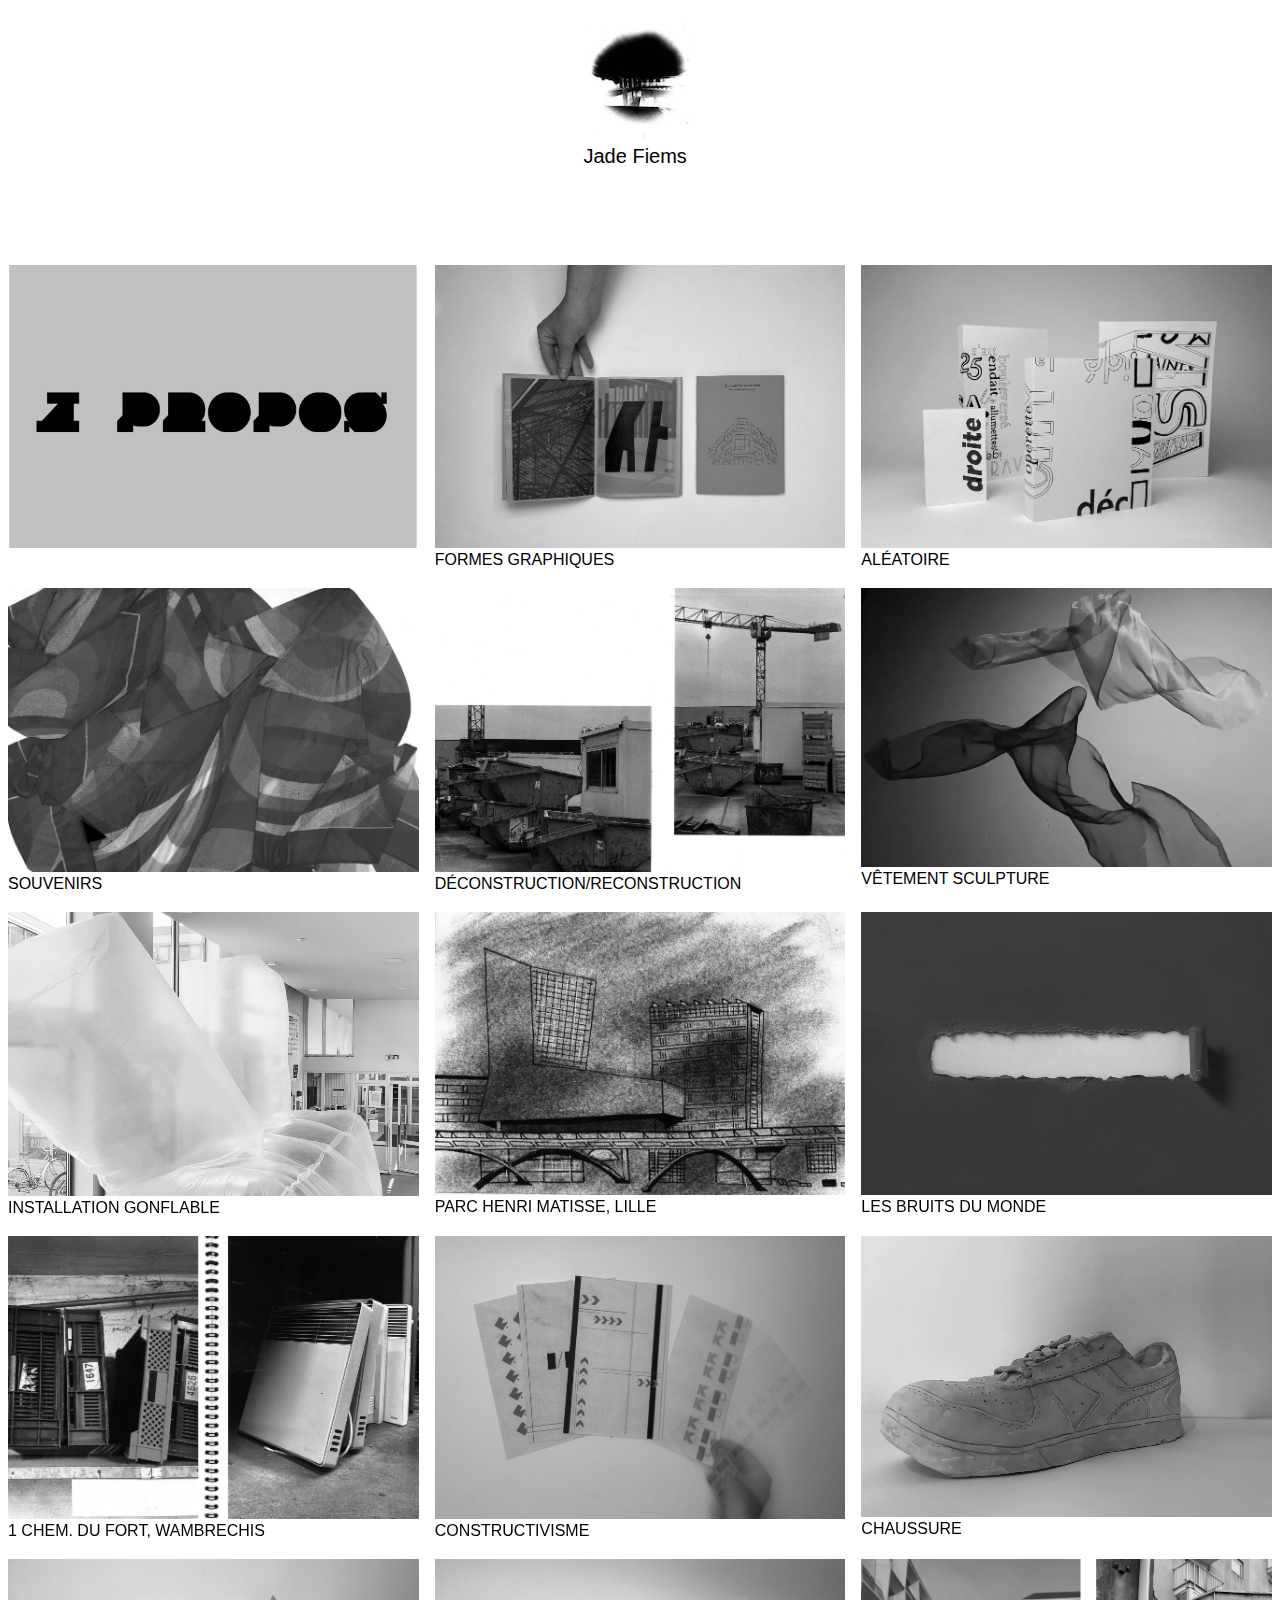
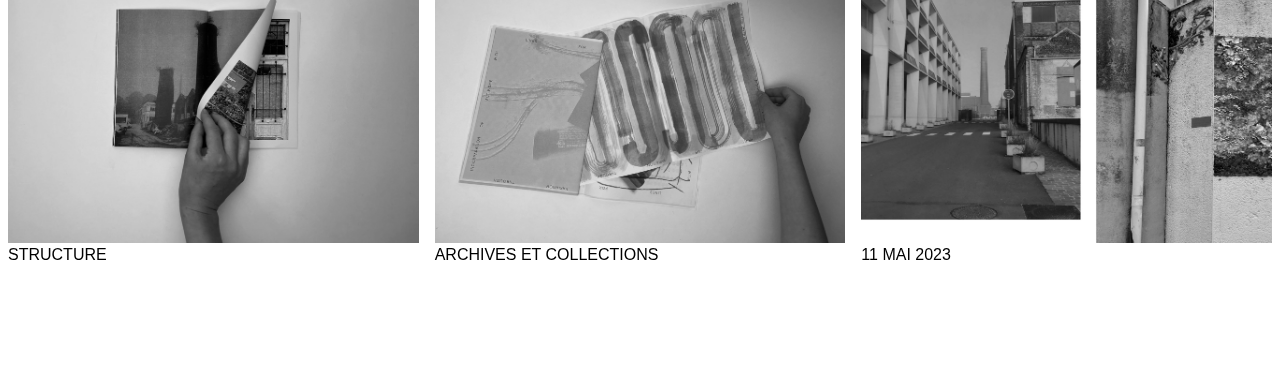
<file: index.html>
<!DOCTYPE html>
<html lang="fr">

<head>
    <meta charset="UTF-8">
    <meta name="viewport" content="width=device-width, initial-scale=1.0">
    <title>Portfolio Jade Fiems</title>
    <link rel="stylesheet" href="style.css">
    <link rel="preconnect" href="https://fonts.googleapis.com">
<link rel="preconnect" href="https://fonts.gstatic.com" crossorigin>
<link href="https://fonts.googleapis.com/css2?family=Space+Grotesk&display=swap" rel="stylesheet">
</head>

<body class="title">
    <header class="header">
        <h1 class="title"> <a href="index.html"> <img src="LOGO.jpg" alt="ESAD au sténopé">Jade Fiems</a> </h1>
    </header>
    <div class="grid">
        <a href="apropos.html"><img src="t13.jpg" alt="À propos"></a>
        <a href="analyselieu.html"><img src="analyselieu1.jpeg" alt="2 éditions photographiques">FORMES GRAPHIQUES</a>
        <a href="couv.html"><img src="couvnb.jpg" alt="4 couvertures de livre typographiques">ALÉATOIRE</a>
      
        <a href="Souvenirs.html"><img src="s1.jpeg" alt="foulard">SOUVENIRS</a>
        <a href="chantier.html"><img src="chantieroui.jpeg" alt="chantier">DÉCONSTRUCTION/RECONSTRUCTION</a>
        <a><video autoplay loop muted>
            <source src="10291.mp4" type="video/mp4">
            Votre navigateur ne supporte pas la lecture de vidéos.
            </video> VÊTEMENT SCULPTURE</a>
        

        <a><video autoplay loop muted>
            <source src="gonf1.mp4" type="video/mp4">
            Votre navigateur ne supporte pas la lecture de vidéos.
            </video> INSTALLATION GONFLABLE</a>
        <a href="dessinlieu.html"><img src="dessinlieu1.jpeg" alt="dessin de bâtiment au fusain">PARC HENRI MATISSE, LILLE</a>
         <a href="Lesbruitsdumonde.html"><img src="IMG_45668.jpg" alt="feuille arrachée">LES BRUITS DU MONDE</a>

        <a href="emmaus.html"><img src="emmaus.jpeg" alt="accumulation d'objets">1 CHEM. DU FORT, WAMBRECHIS</a>
        <a href="typo.html"><img src="typo11.jpg" alt="4 cartes typographiques imprimées en risographie">CONSTRUCTIVISME</a>
        <a><video autoplay loop muted>
        <source src="chaussure1.mp4" type="video/mp4">
        Votre navigateur ne supporte pas la lecture de vidéos.
        </video> CHAUSSURE</a>

        <a href="derangeant.html"><img src="eco.jpeg" alt="édition photographique"> STRUCTURE</a>
        <a href="workshop.html"><img src="workshop.jpeg" alt="édition risographie">ARCHIVES ET COLLECTIONS</a>
        <a href="11mai.html"><img src="11mai.jpg" alt="2 photographies de lieu">11 MAI 2023</a>
    


    </div>


</body>

</html>
</file>
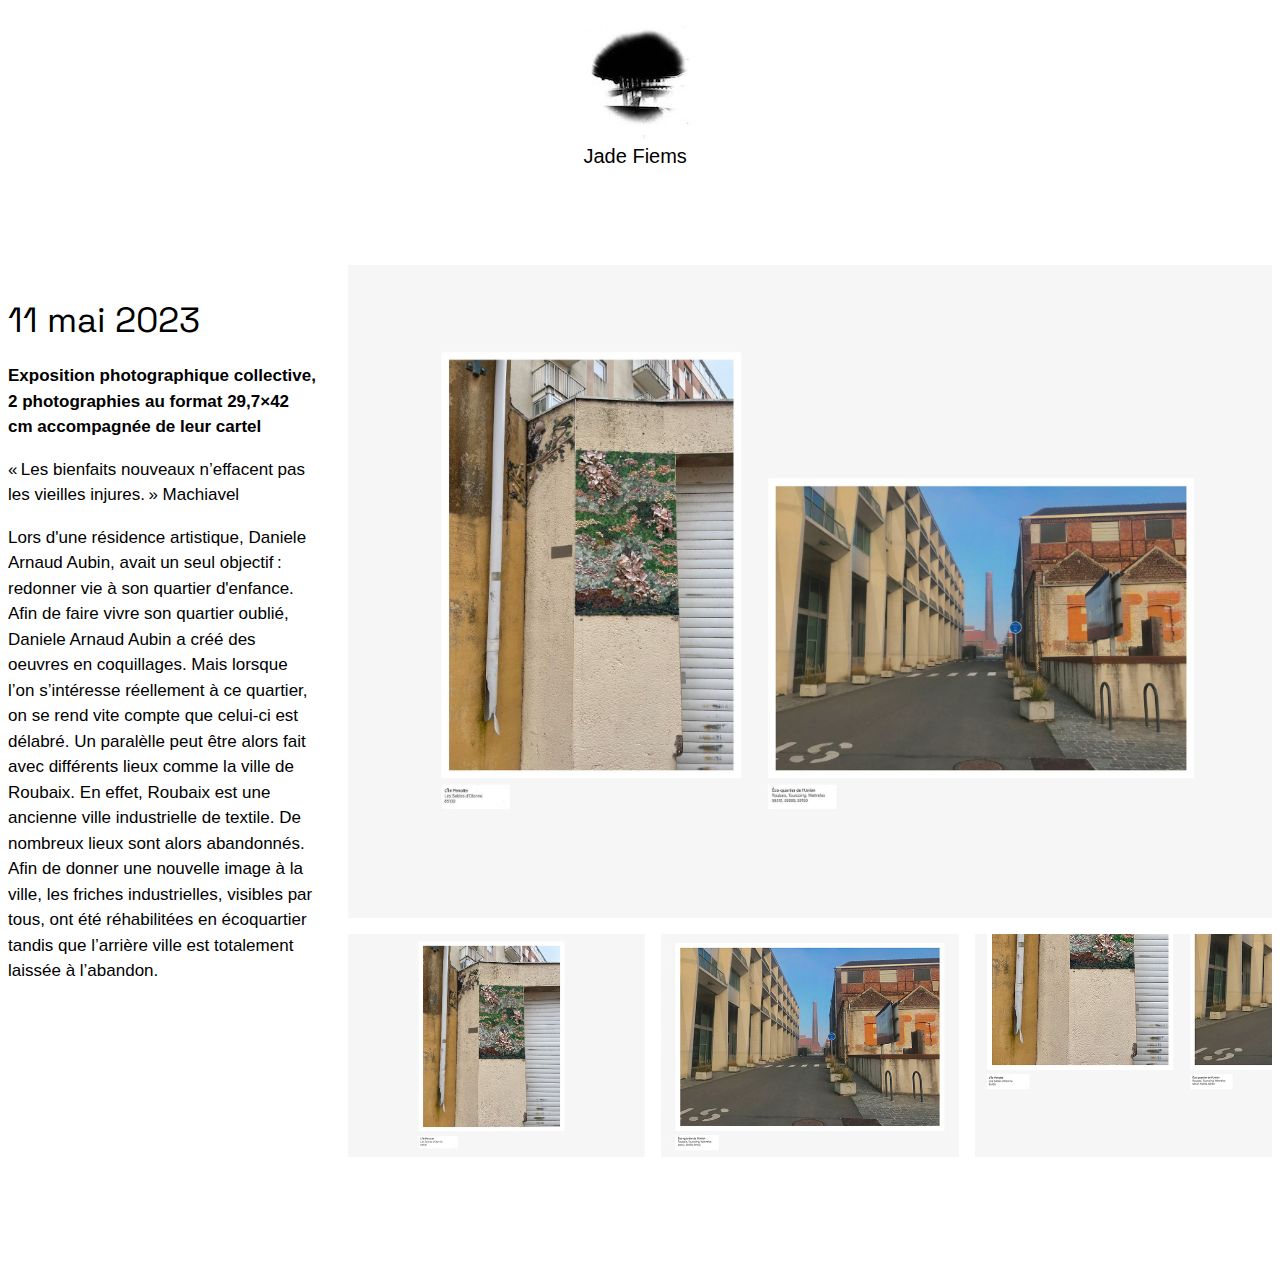
<file: 11mai.html>
<!DOCTYPE html>
<html lang="fr">

<head>
    <meta charset="UTF-8">
    <meta name="viewport" content="width=device-width, initial-scale=1.0">
    <title>11 Mai 2023</title>
    <link rel="stylesheet" href="style.css">
    <link rel="preconnect" href="https://fonts.googleapis.com">
<link rel="preconnect" href="https://fonts.gstatic.com" crossorigin>
<link href="https://fonts.googleapis.com/css2?family=Space+Grotesk&display=swap" rel="stylesheet">
</head>

<body class="title">
    <header class="header">
        <h1 class="title"> <a href="index.html"> <img src="LOGO.jpg" alt="ESAD au sténopé">Jade Fiems</a> </h1>
    </header>

    <article class="article">
        <div class="info">
                <h2>11 mai 2023</h2>
                <h3>Exposition photographique collective, 2 photographies au format 29,7×42 cm accompagnée de leur cartel</h3>
                <p>« Les bienfaits nouveaux n’effacent pas les vieilles injures. » Machiavel</p>
                <p>Lors d'une résidence artistique, Daniele Arnaud Aubin, avait un seul objectif : redonner vie à son quartier d'enfance. Afin de faire vivre son quartier oublié, Daniele Arnaud Aubin a créé des oeuvres en coquillages. Mais lorsque l’on s’intéresse réellement à ce quartier, on se rend vite compte que celui-ci est délabré. Un paralèlle peut être alors fait avec différents lieux comme la ville de Roubaix. En effet, Roubaix est une ancienne ville industrielle de textile. De nombreux lieux sont alors abandonnés. Afin de donner une nouvelle image à la ville, les friches industrielles, visibles par tous, ont été réhabilitées en écoquartier tandis que l’arrière ville est totalement laissée à l’abandon.</p>

            </div>
            <div class="grid">
                <img class="xl" src="11m.jpg" alt="2 photographies de lieux">
                <img src="11MMM.jpg" alt="tableau de coquillage">
                <img src="11m7.jpg" alt="cheminée industrielle">
                <img src="11m11.jpg" alt="cartel">
            </div>
    </article>
    
</body>
</html>
</file>
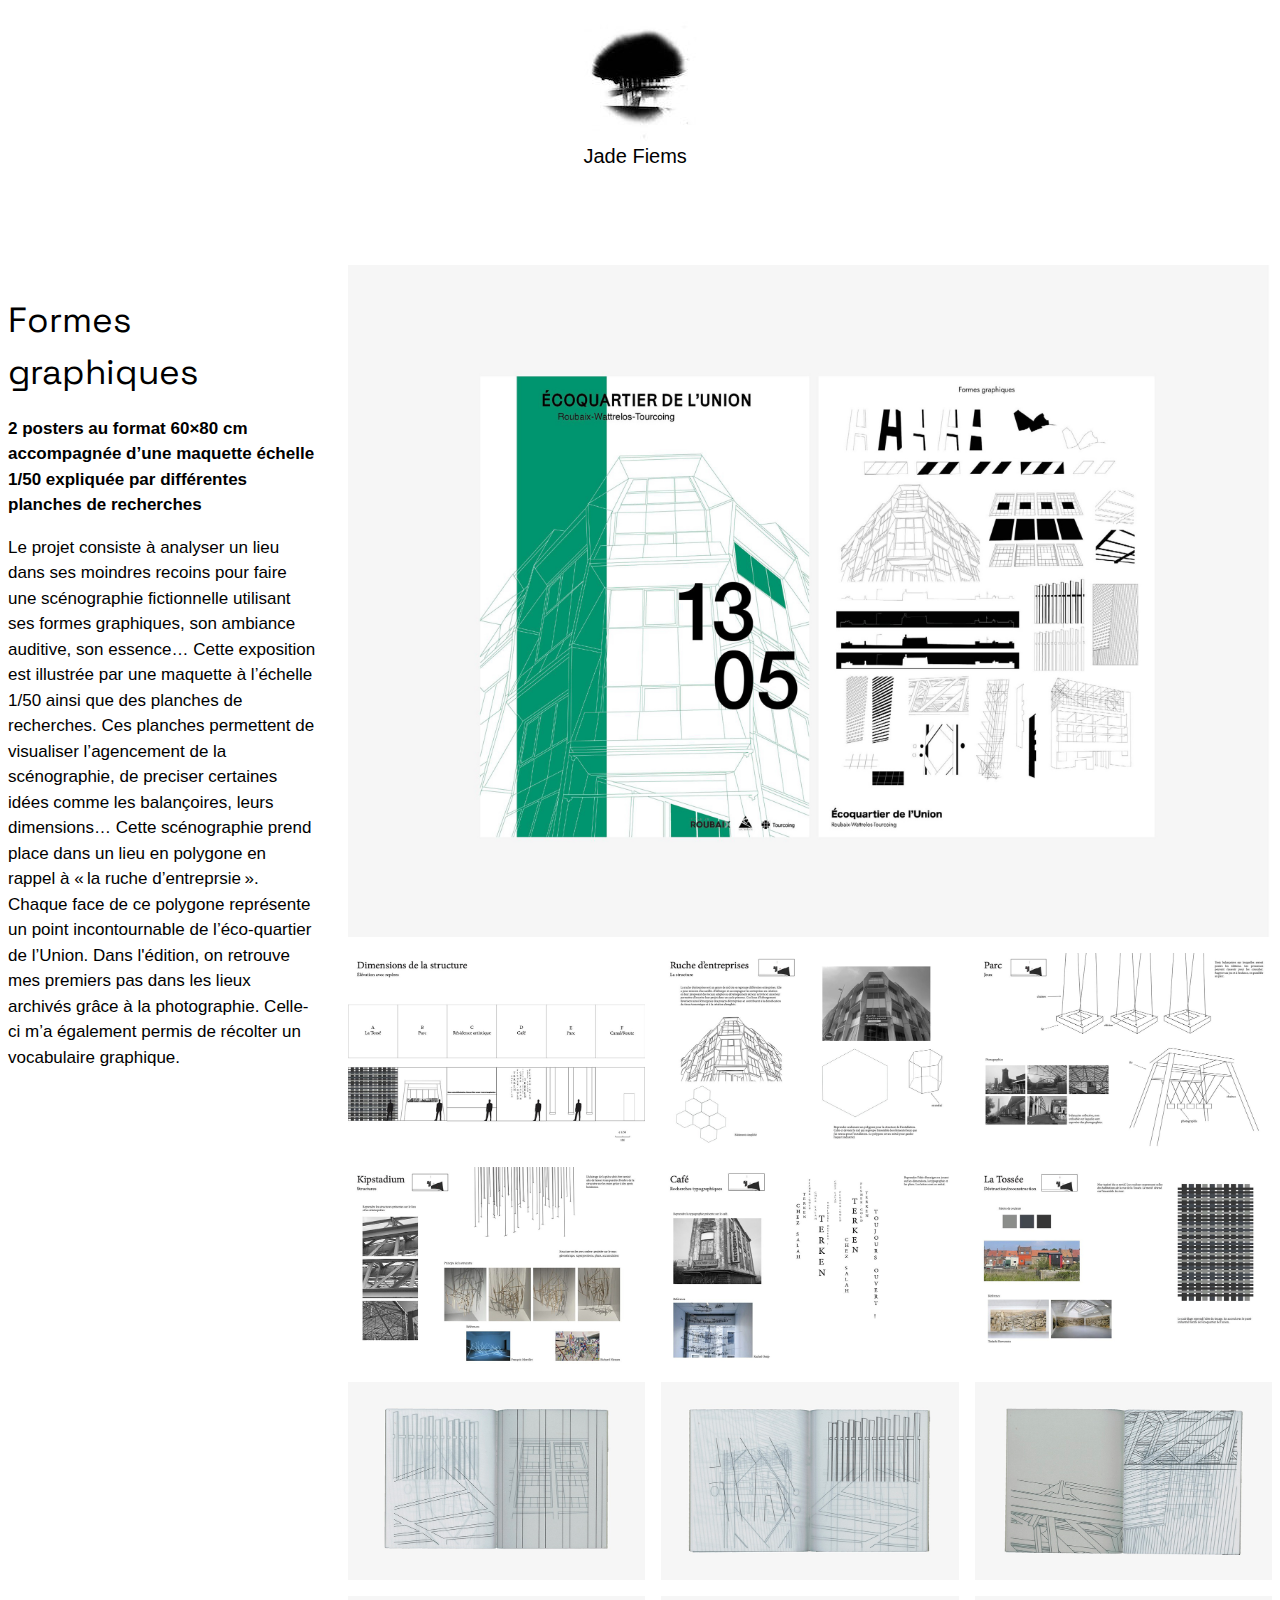
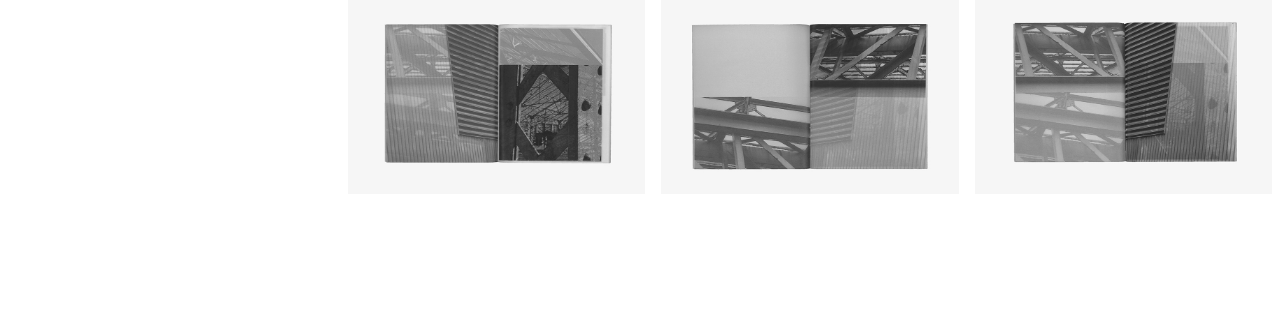
<file: analyselieu.html>
<!DOCTYPE html>
<html lang="fr">

<head>
    <meta charset="UTF-8">
    <meta name="viewport" content="width=device-width, initial-scale=1.0">
    <title>Formes graphiques</title>
    <link rel="stylesheet" href="style.css">
    <link rel="preconnect" href="https://fonts.googleapis.com">
<link rel="preconnect" href="https://fonts.gstatic.com" crossorigin>
<link href="https://fonts.googleapis.com/css2?family=Space+Grotesk&display=swap" rel="stylesheet">
</head>

<body class="title">
    <header class="header">
        <h1 class="title"> <a href="index.html"> <img src="LOGO.jpg" alt="ESAD au sténopé">Jade Fiems</a> </h1>
    </header>

    <article class="article">
        <div class="info">
                <h2>Formes graphiques</h2>
                <h3>2 posters au format 60×80 cm accompagnée d’une maquette échelle 1/50 expliquée par différentes planches de recherches</h3>
                <p>Le projet consiste à analyser un lieu dans ses moindres recoins pour faire une scénographie fictionnelle utilisant ses formes graphiques, son ambiance auditive, son essence… Cette exposition est illustrée par une maquette à l’échelle 1/50 ainsi que des planches de recherches. Ces planches permettent de visualiser l’agencement de la scénographie, de preciser certaines idées comme les balançoires, leurs dimensions…
                Cette scénographie prend place dans un lieu en polygone en rappel à « la ruche d’entreprsie ». Chaque face de ce polygone représente un point incontournable de l’éco-quartier de l’Union.
                Dans l'édition, on retrouve mes premiers pas dans les lieux archivés grâce à la photographie. Celle-ci m’a également permis de récolter un vocabulaire graphique.
                     </p>
            </div>
            <div class="grid">
                <img class="xl" src="poli3.jpg" alt="2 posters de formes graphiques">
                <img src="10planches2.jpg" alt="planche de recherches">
                <img src="10planches3.jpg" alt="planche de recherches">
                <img src="10planches4.jpg" alt="planche de recherches">
                <img src="10planches5.jpg" alt="planche de recherches">
                <img src="10planches6.jpg" alt="planche de recherches">
                <img src="10planches8.jpg" alt="planche de recherches">
                <img src="calque1.jpeg" alt="édition calques superposition de formes">
                <img src="calque2.jpeg" alt="édition calques superposition de formes">
                <img src="calque3.jpeg" alt="édition calques superposition de formes">
                <img src="calque4.jpeg" alt="édition calques superposition de photographies">
                <img src="calque5.jpeg" alt="édition calques superposition de photographies">
                <img src="calque6.jpeg" alt="édition calques superposition de photographies">
               
            </div>
    </article>
    
    
</body>
</html>
</file>
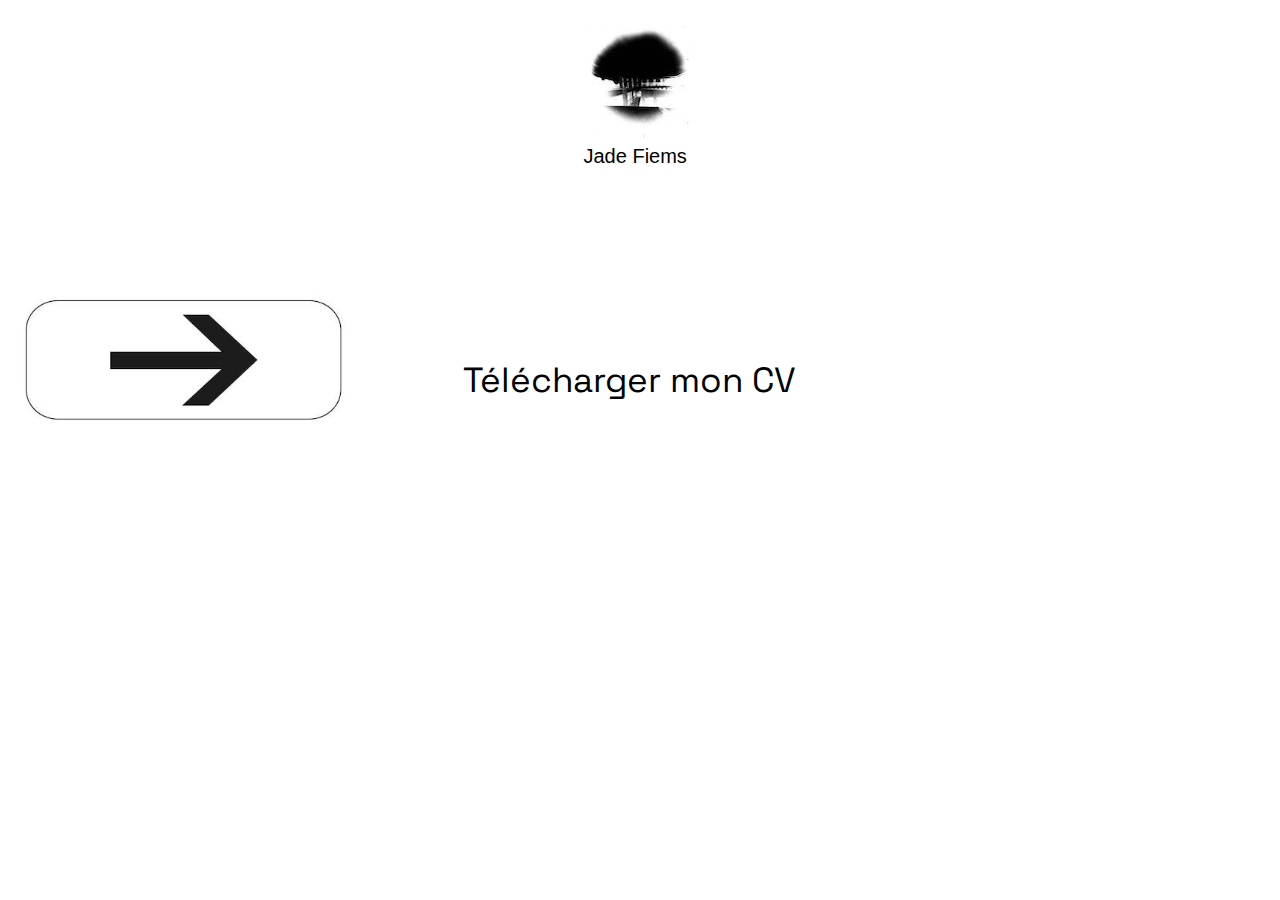
<file: apropos.html>
<!DOCTYPE html>
<html lang="fr">

<head>
    <meta charset="UTF-8">
    <meta name="viewport" content="width=device-width, initial-scale=1.0">
    <title>À propos</title>
    <link rel="stylesheet" href="style.css">
    <link rel="preconnect" href="https://fonts.googleapis.com">
<link rel="preconnect" href="https://fonts.gstatic.com" crossorigin>
<link href="https://fonts.googleapis.com/css2?family=Space+Grotesk&display=swap" rel="stylesheet">
</head>

<body class="title">
    <header class="header">
        <h1 class="title"> <a href="index.html"> <img src="LOGO.jpg" alt="ESAD au sténopé">Jade Fiems</a> </h1>
    </header>
    <div class="grid2">
    <img src="flèche.jpg" class="flèche" alt="flèche">
    <a href="cvfini.pdf" download="cvfini.pdf"> <h2>Télécharger mon CV</h2></a>
    
    </div>  
</body>
</html>
</file>
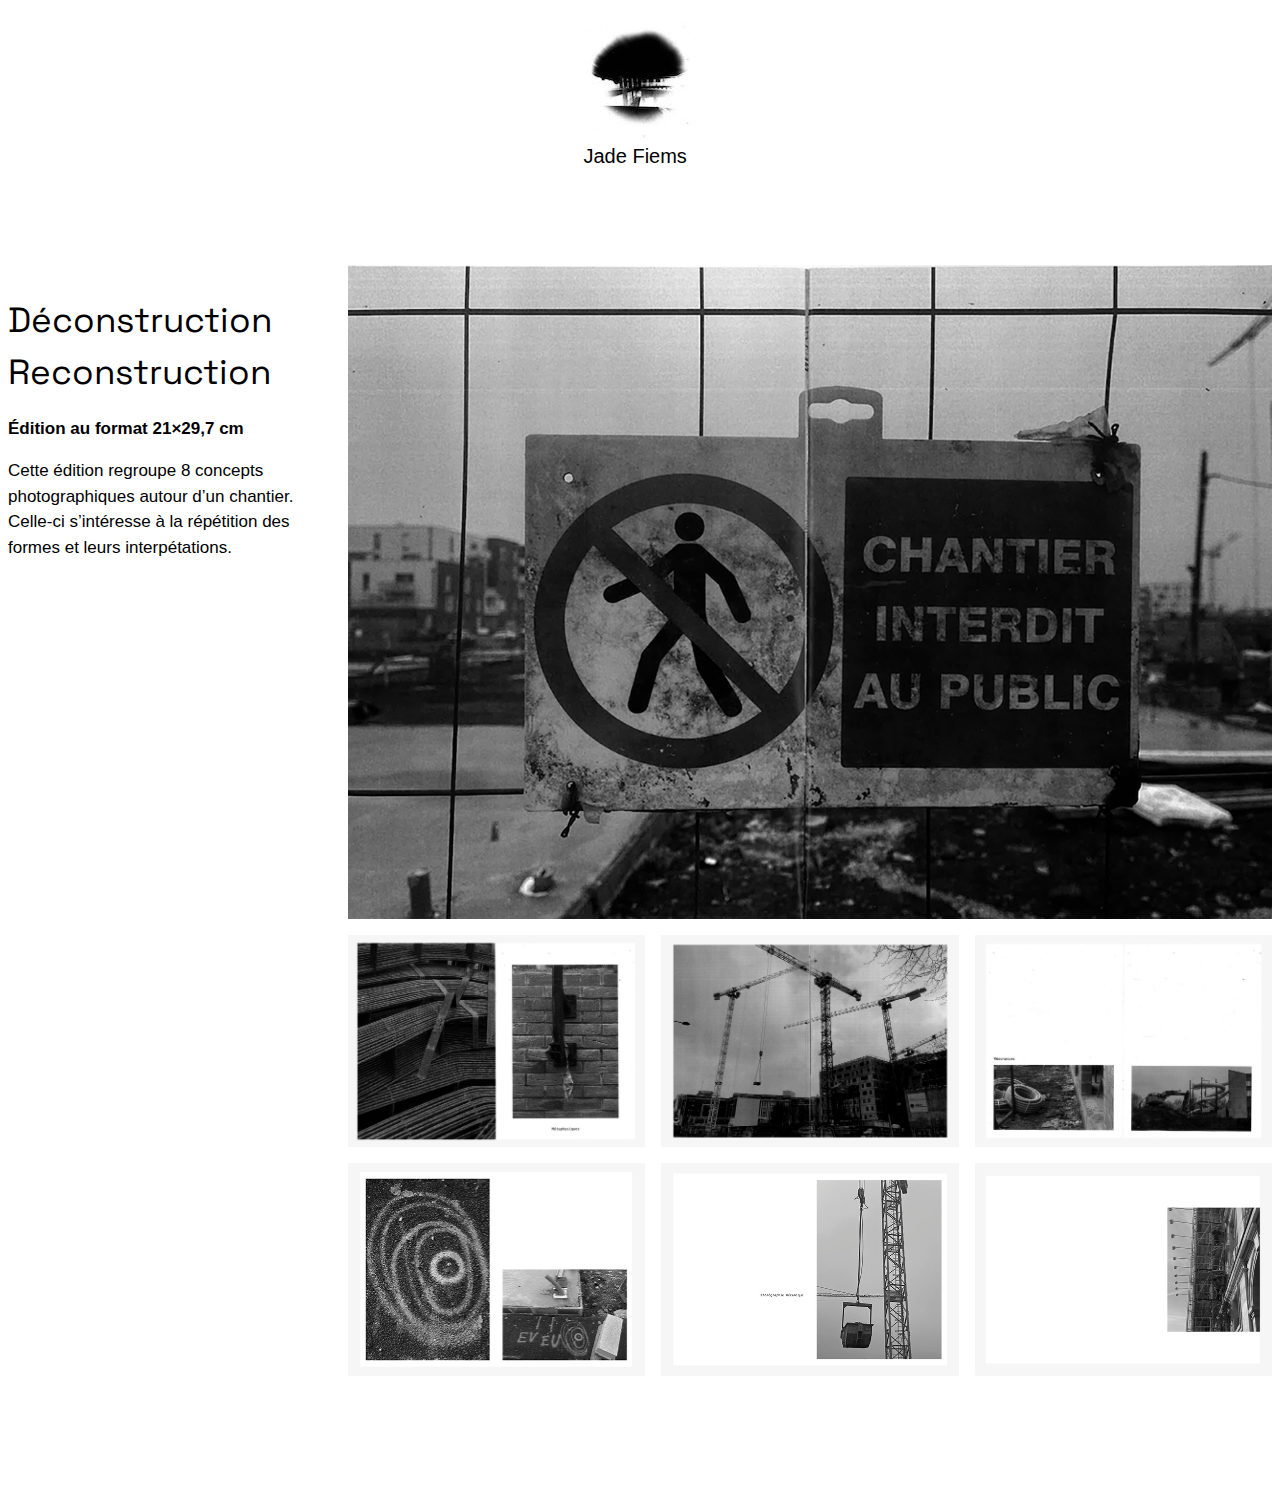
<file: chantier.html>
<!DOCTYPE html>
<html lang="fr">

<head>
    <meta charset="UTF-8">
    <meta name="viewport" content="width=device-width, initial-scale=1.0">
    <title>Déconstruction/Reconstruction</title>
    <link rel="stylesheet" href="style.css">
    <link rel="preconnect" href="https://fonts.googleapis.com">
<link rel="preconnect" href="https://fonts.gstatic.com" crossorigin>
<link href="https://fonts.googleapis.com/css2?family=Space+Grotesk&display=swap" rel="stylesheet">
</head>

<body class="title">
    <header class="header">
        <h1 class="title"> <a href="index.html"> <img src="LOGO.jpg" alt="ESAD au sténopé">Jade Fiems</a> </h1>
    </header>
        <article class="article">
            <div class="info">
                    <h2>Déconstruction Reconstruction</h2>
                    <h3> Édition au format 21×29,7 cm </h3>
                    <p>Cette édition regroupe 8 concepts photographiques autour d’un chantier. Celle-ci s’intéresse à la répétition des formes et leurs interpétations. </p>
                </div>
                <div class="grid">
                    <img class="xl" src="chantier1.jpg" alt="panneau chantier interdit au public">
                    <img src="fc.jpg" alt="2 photographies matériaux chantier">
                    <img src="fc2.jpg" alt="photographie de grues">
                    <img src="fc3.jpg" alt="2 photographies avec des spirales">
                    <img src="chantier1.jpeg" alt="tags de chantier">
                    <img src="chantier2.jpeg" alt="grue">
                    <img src="chantier3.jpeg" alt="deux hommes qui travaillent dans un chantier">
                </div>
        </article>
    
</body>
</html>
</file>
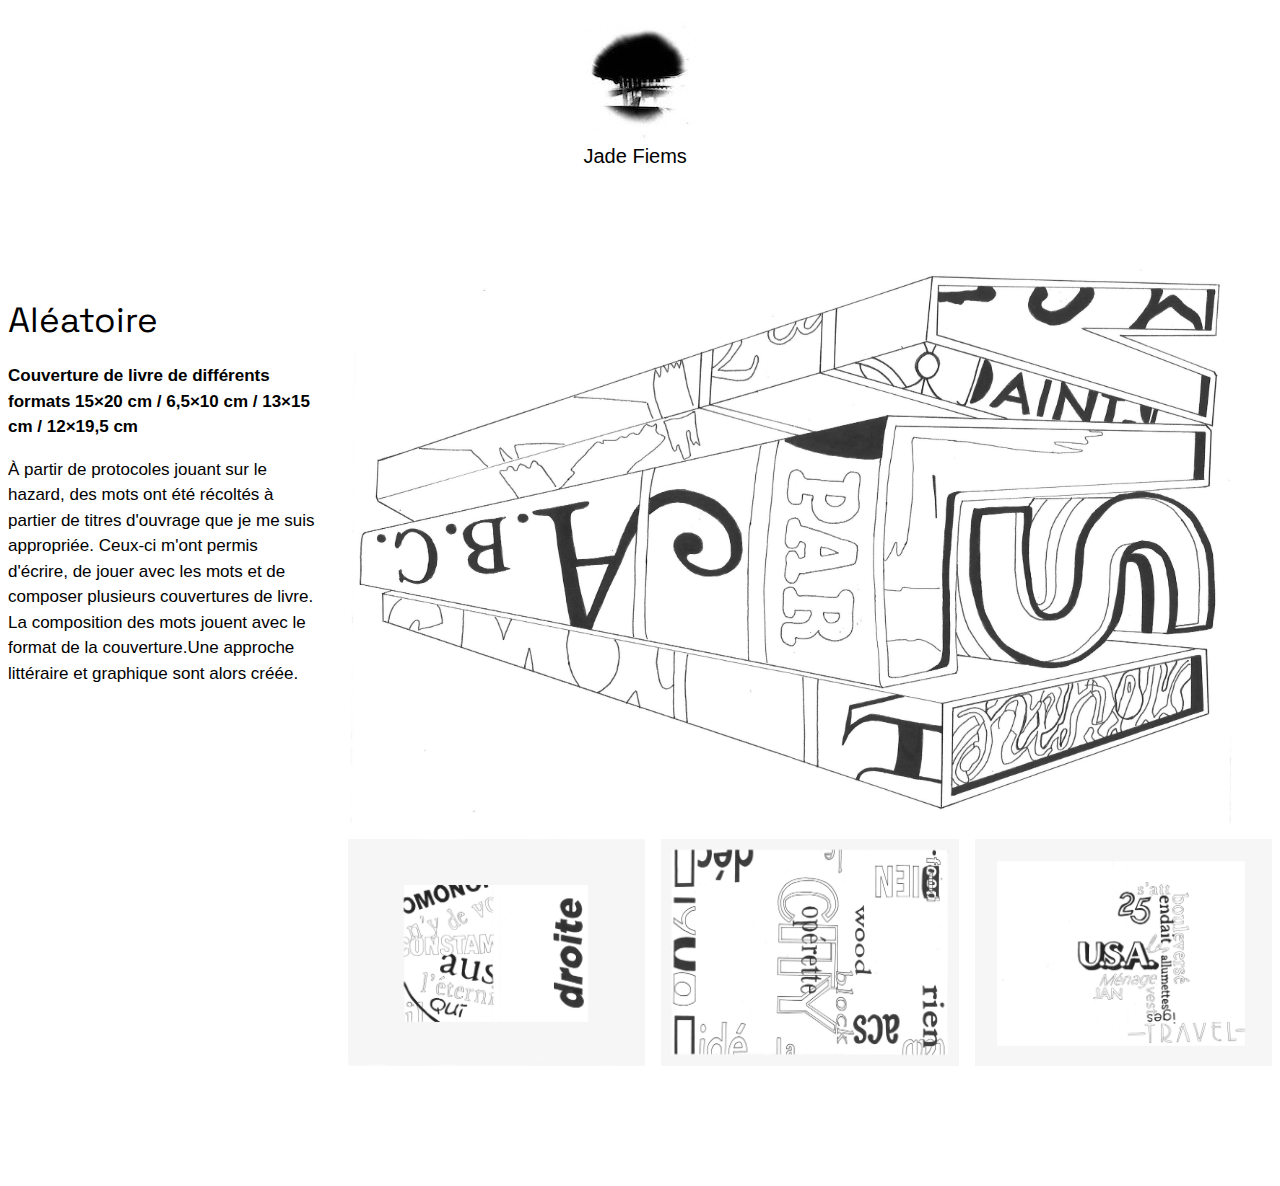
<file: couv.html>
<!DOCTYPE html>
<html lang="fr">

<head>
    <meta charset="UTF-8">
    <meta name="viewport" content="width=device-width, initial-scale=1.0">
    <title>Aléatoire</title>
    <link rel="stylesheet" href="style.css">
</head>

<body class="title">
    <header class="header">
        <h1 class="title"> <a href="index.html"> <img src="LOGO.jpg" alt="ESAD au sténopé">Jade Fiems</a> </h1>
        <link rel="preconnect" href="https://fonts.googleapis.com">
<link rel="preconnect" href="https://fonts.gstatic.com" crossorigin>
<link href="https://fonts.googleapis.com/css2?family=Space+Grotesk&display=swap" rel="stylesheet">
    </header>

    <article class="article">
        <div class="info">
                <h2>Aléatoire</h2>
                <h3> Couverture de livre de différents formats 
                    15×20 cm / 6,5×10 cm / 13×15 cm / 12×19,5 cm 
                </h3>
                <p>À partir de protocoles jouant sur le hazard, des mots ont été récoltés à partier de titres d'ouvrage que je me suis appropriée. Ceux-ci m'ont permis d'écrire, de jouer avec les mots et de composer plusieurs couvertures de livre. La composition des mots jouent avec le format de la couverture.Une approche littéraire et graphique sont alors créée. </p>
            </div>
            <div class="grid">
                <img class="xl" src="c4.jpg" alt="composition typographique">
                <img src="cou3.jpg" alt="composition typographique">
                <img src="cou.jpg" alt="composition typographique">
                <img src="cou2.jpg" alt="composition typographique">
            </div>
</body>
</html>
</file>
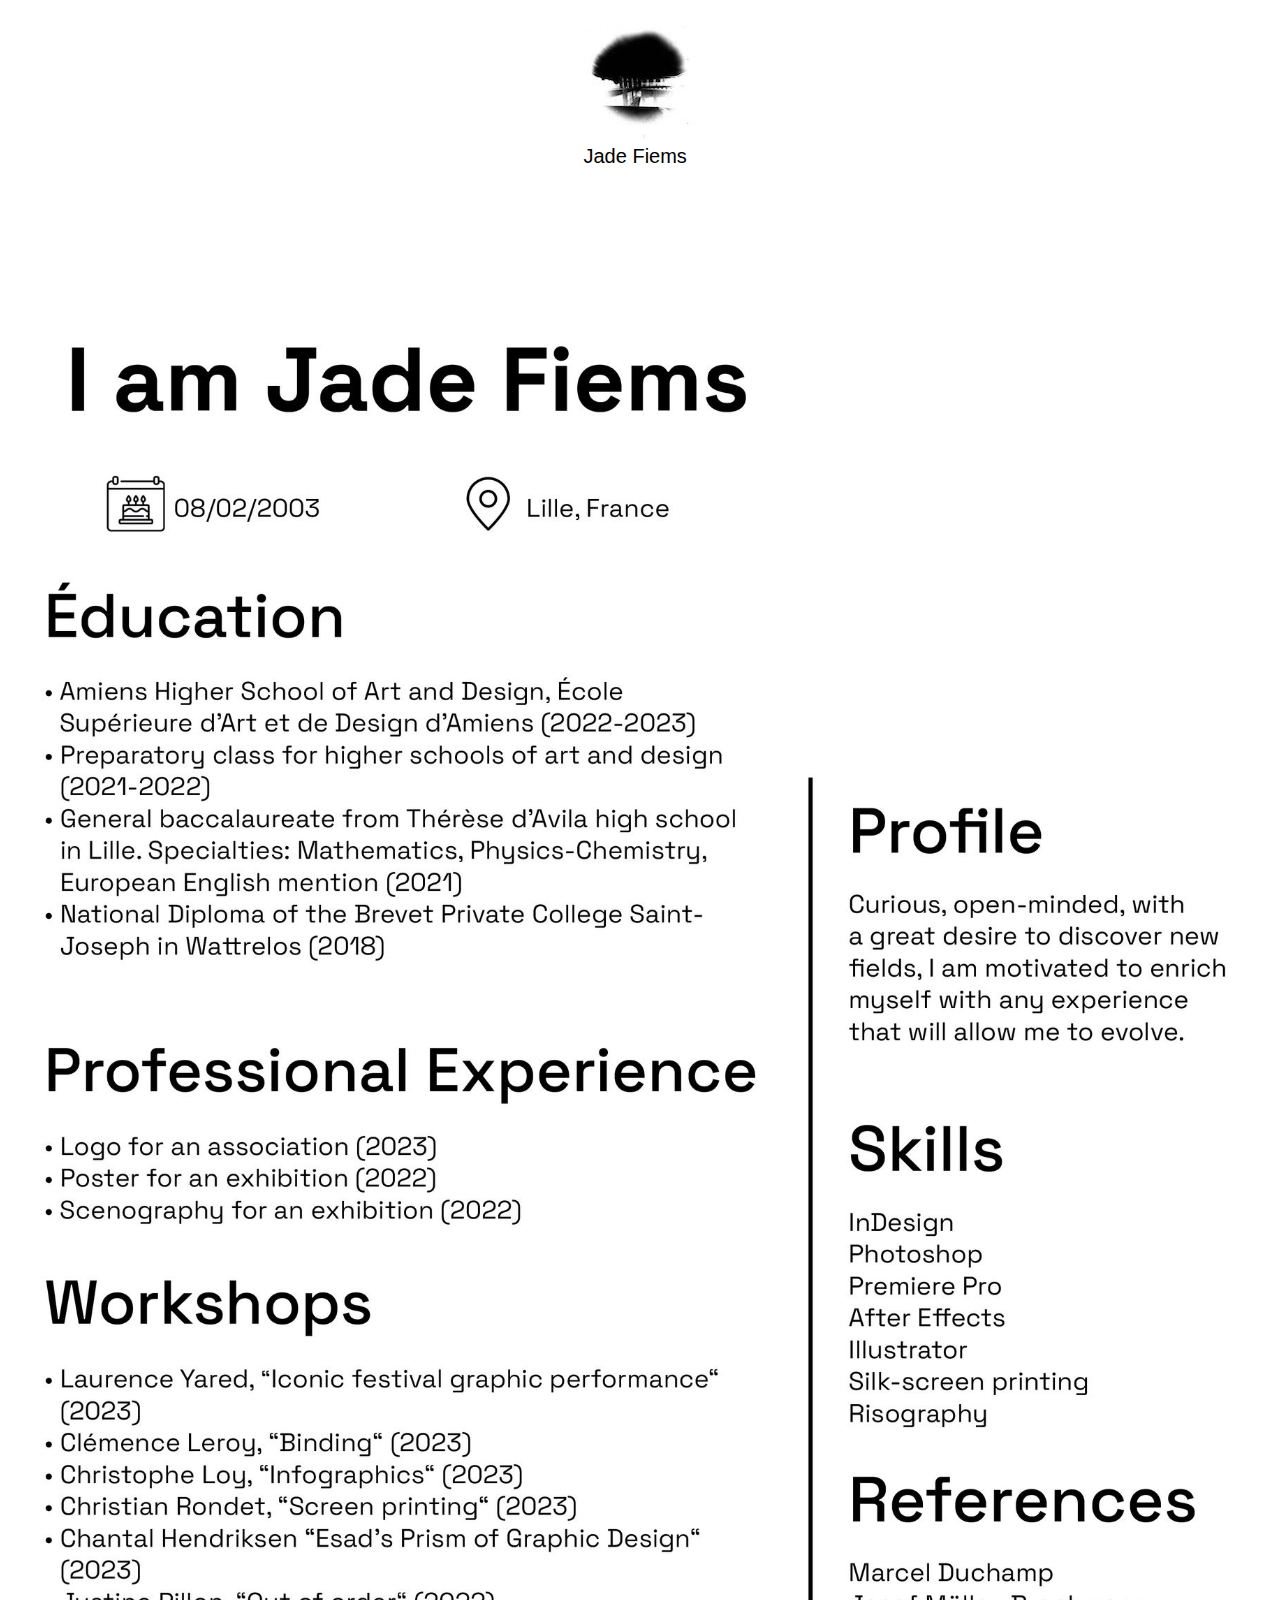
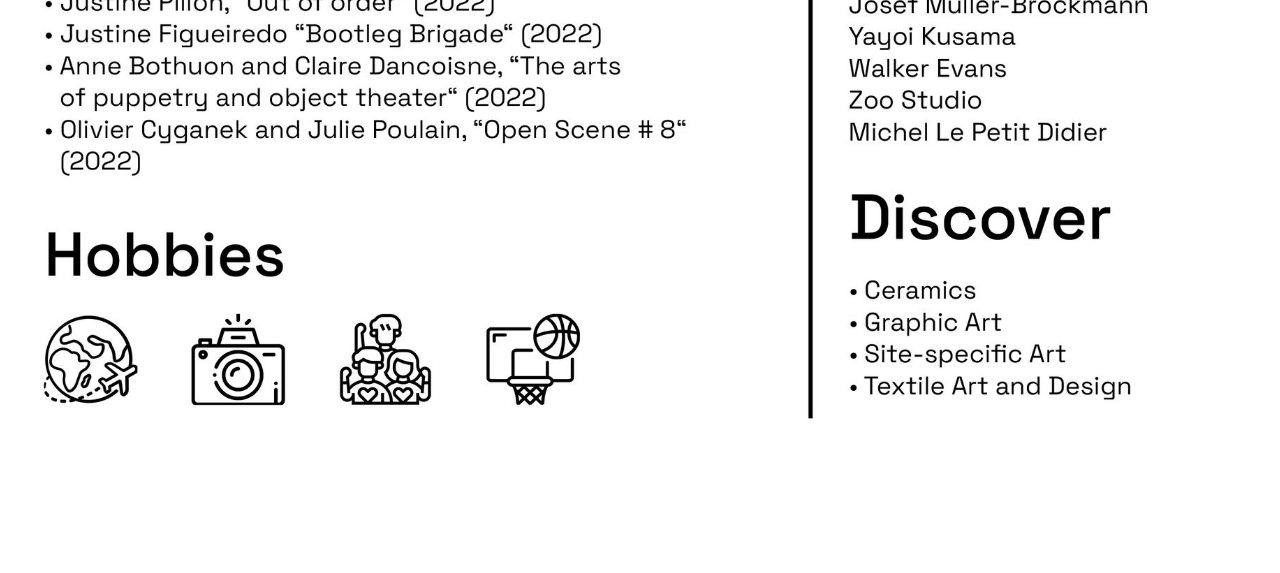
<file: cv.html>
<!DOCTYPE html>
<html lang="fr">

<head>
    <meta charset="UTF-8">
    <meta name="viewport" content="width=device-width, initial-scale=1.0">
    <title>CV</title>
    <link rel="stylesheet" href="style.css">
    <link rel="preconnect" href="https://fonts.googleapis.com">
<link rel="preconnect" href="https://fonts.gstatic.com" crossorigin>
<link href="https://fonts.googleapis.com/css2?family=Space+Grotesk&display=swap" rel="stylesheet">
</head>

<body class="title">
    <header class="header">
        <h1 class="title"> <a href="index.html"> <img src="LOGO.jpg" alt="ESAD au sténopé">Jade Fiems</a> </h1>
    </header>
<img src="cvfini.jpg" alt="CV">
</file>
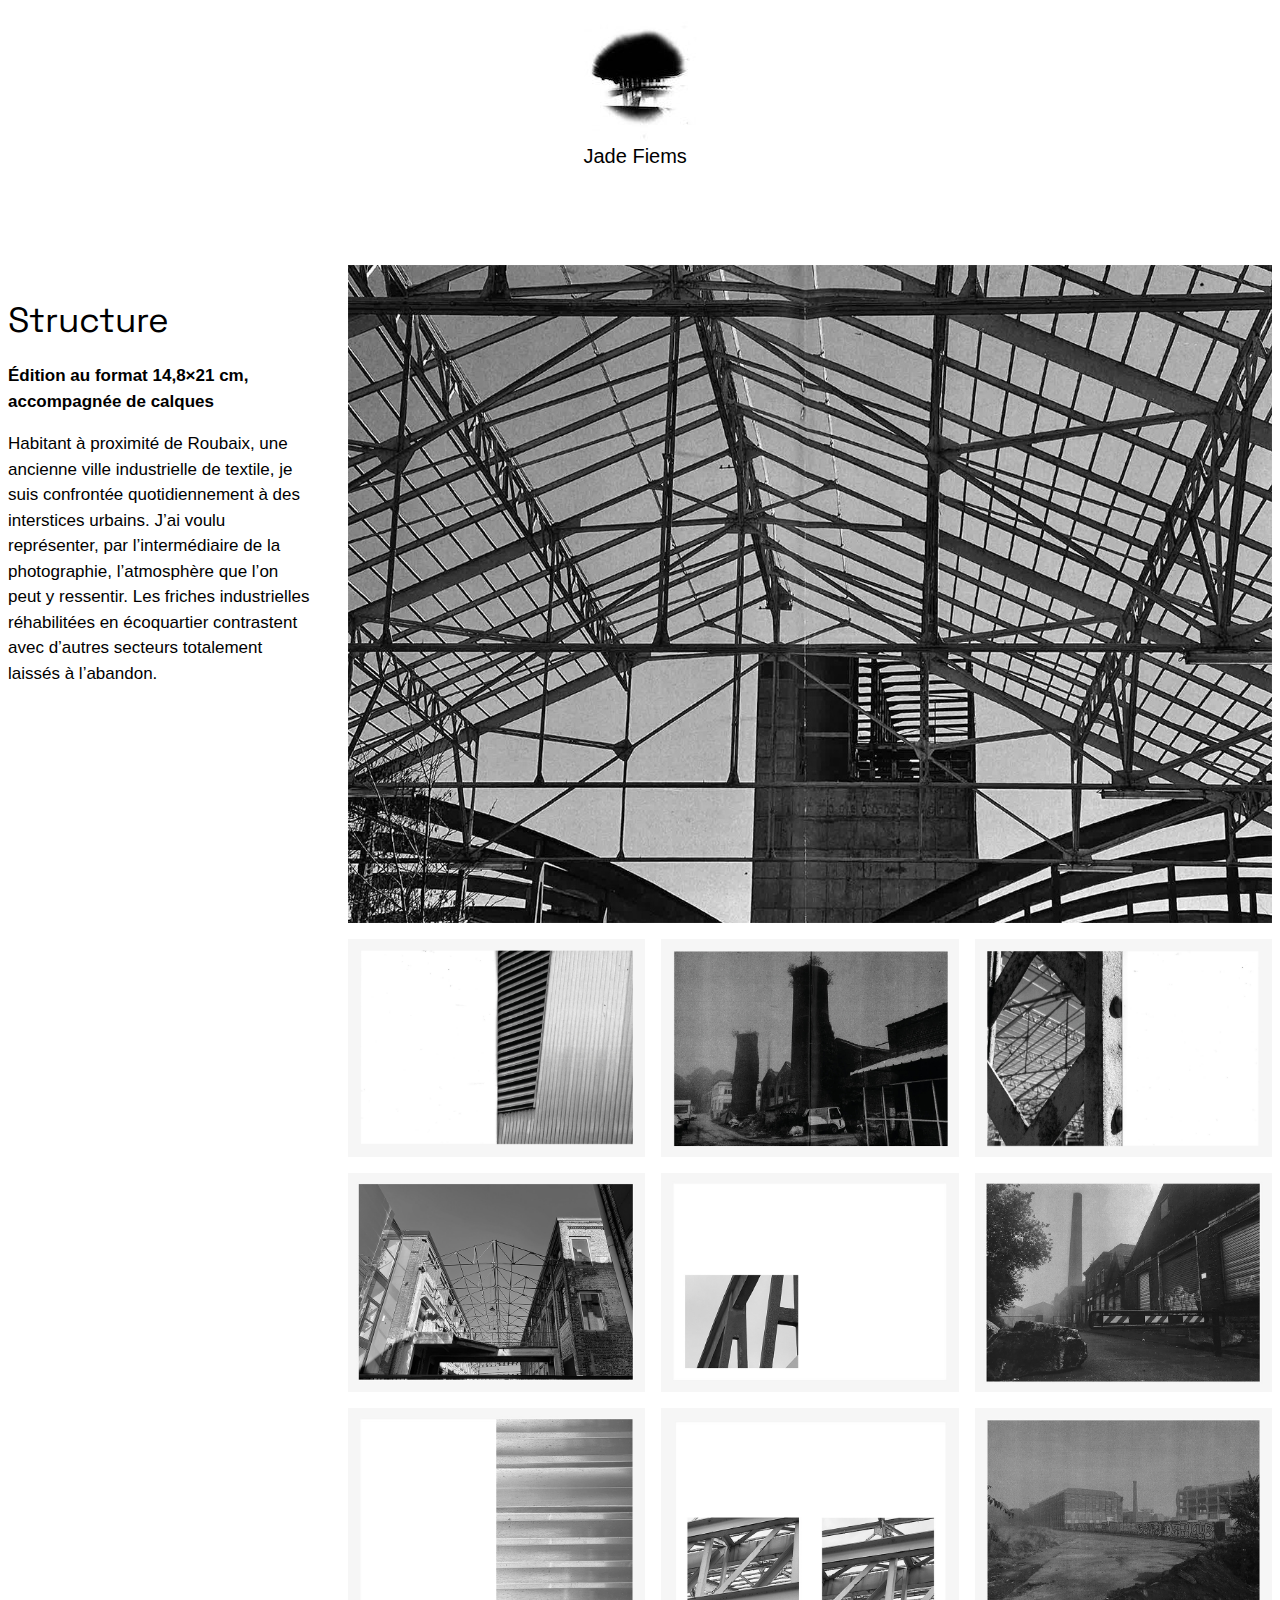
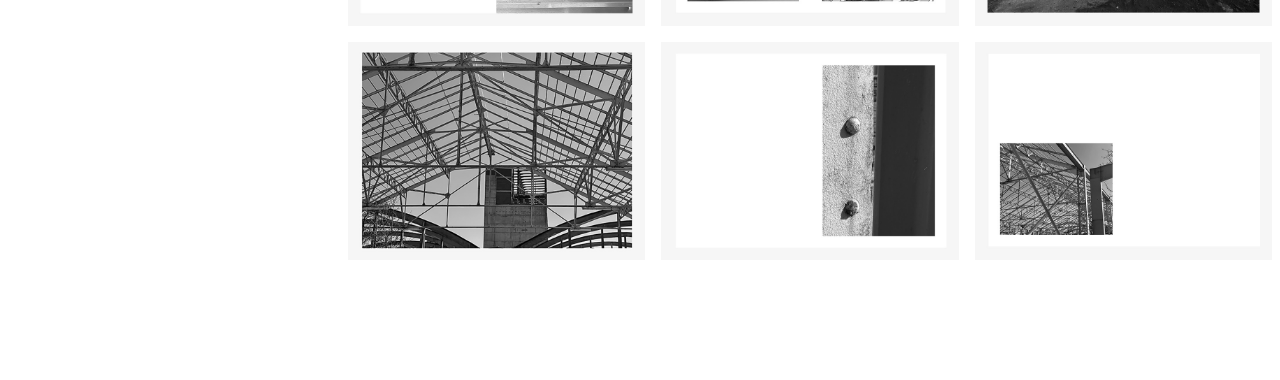
<file: derangeant.html>
<!DOCTYPE html>
<html lang="fr">

<head>
    <meta charset="UTF-8">
    <meta name="viewport" content="width=device-width, initial-scale=1.0">
    <title>Structure</title>
    <link rel="stylesheet" href="style.css">
    <link rel="preconnect" href="https://fonts.googleapis.com">
<link rel="preconnect" href="https://fonts.gstatic.com" crossorigin>
<link href="https://fonts.googleapis.com/css2?family=Space+Grotesk&display=swap" rel="stylesheet">
</head>

<body class="title">
    <header class="header">
        <h1 class="title"> <a href="index.html"> <img src="LOGO.jpg" alt="ESAD au sténopé">Jade Fiems</a> </h1>
    </header>

    <article class="article">
        <div class="info">
                <h2>Structure</h2>
                <h3>Édition au format 14,8×21 cm, accompagnée de calques </h3>
                <p>Habitant à proximité de Roubaix, une ancienne ville industrielle de textile, je suis confrontée quotidiennement à des interstices urbains. J’ai voulu représenter, par l’intermédiaire de la photographie, l’atmosphère que l’on peut y ressentir. Les friches industrielles réhabilitées en écoquartier contrastent avec d’autres secteurs totalement laissés à l’abandon. </p>
            </div>
            <div class="grid">
                <img class="xl" src="ECO4.jpeg" alt="structure métallique">
                <img src="Sans titre-1.jpg" alt="lignes metallliques">
                <img src="Sans titre-13.jpg" alt="2 cheminées industrielles">
                <img src="Sans titre-12.jpg" alt="structure métallique">
                <img src="d7.jpeg" alt="structure métallique">
                <img src="d1.jpeg" alt="structure typographique">
                <img src="d3.jpeg" alt="cheminée industrielle">
                <img src="d2.jpeg" alt="structure métallique">
                <img src="d9.jpeg" alt="structure métallique">
                <img src="d8.jpeg" alt="cheminée industrielle">
                <img src="d6.jpeg" alt="structure métallique">
                <img src="d4.jpeg" alt="structure">
                <img src="d5.jpeg" alt="structure métallique">
               
                
               
               
            
                
            </div>
    </article>
    
</body>
</html>
</file>
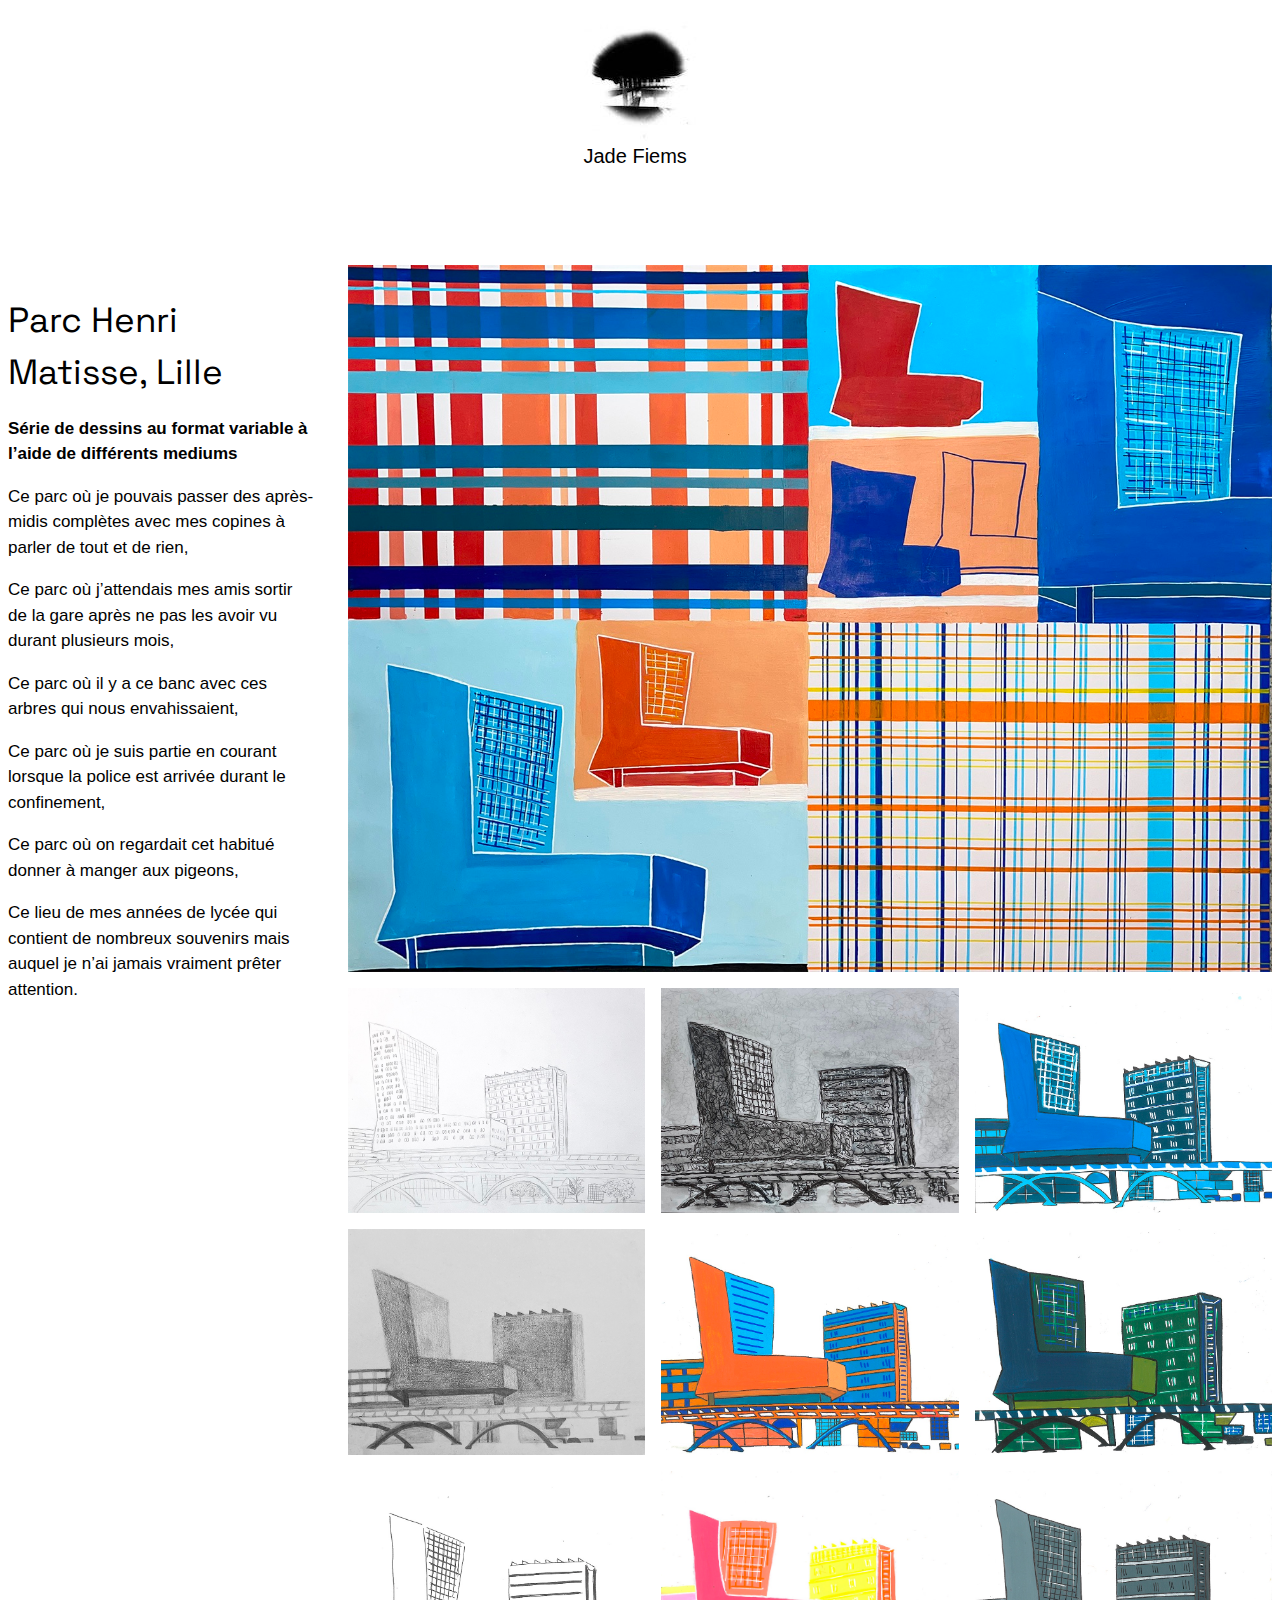
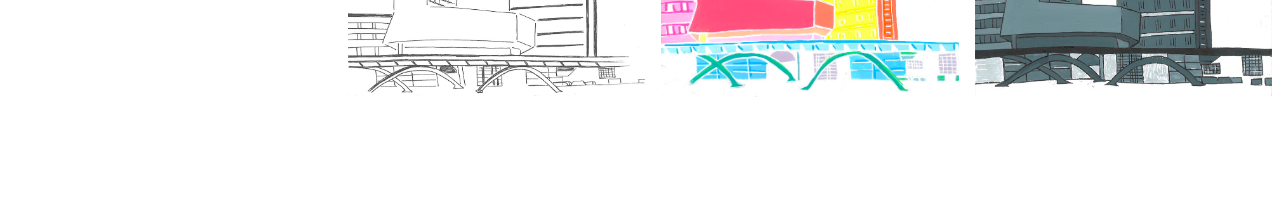
<file: dessinlieu.html>
<!DOCTYPE html>
<html lang="fr">

<head>
    <meta charset="UTF-8">
    <meta name="viewport" content="width=device-width, initial-scale=1.0">
    <title>Parc Henri Matisse, Lille</title>
    <link rel="stylesheet" href="style.css">
    <link rel="preconnect" href="https://fonts.googleapis.com">
<link rel="preconnect" href="https://fonts.gstatic.com" crossorigin>
<link href="https://fonts.googleapis.com/css2?family=Space+Grotesk&display=swap" rel="stylesheet">
</head>

<body class="title">
    <header class="header">
        <h1 class="title"> <a href="index.html"> <img src="LOGO.jpg" alt="ESAD au sténopé">Jade Fiems</a> </h1>
    </header>

        <article class="article">
            <div class="info">
                    <h2>Parc Henri Matisse, Lille</h2>
                    <h3>Série de dessins au format variable à l’aide de différents mediums</h3>
                    <p>Ce parc où je pouvais passer des après-midis complètes avec mes copines à parler de tout et de rien,</p>
                    <p>Ce parc où j’attendais mes amis sortir de la gare après ne pas les avoir vu durant plusieurs mois,</p>
                    <p>Ce parc où il y a ce banc avec ces arbres qui nous envahissaient,</p>
                    <p>Ce parc où je suis partie en courant lorsque la police est arrivée durant le confinement,</p>
                    <p>Ce parc où on regardait cet habitué donner à manger aux pigeons,</p>
                    <p>Ce lieu de mes années de lycée qui contient de nombreux souvenirs mais auquel je n’ai jamais vraiment prêter attention. </p>
                </div>
                <div class="grid">
                    <img class="xl" src="lieu17.jpeg" alt="compostion de bâtiments et de quadrillage à la peinture">
                    <img src="lieu.jpeg" alt="dessin de bâtiment au crayon">
                    <img src="lieu6.jpeg" alt="dessin de bâtiment aux feutres">
                    <img src="lieu11.jpeg" alt="dessin de bâtiment à la peinture">
                    <img src="lieu3.jpeg" alt="dessin de bâtiment au crayon">
                    <img src="lieu13.jpeg" alt="dessin de bâtiment à la peinture">
                    <img src="lieu14.jpeg" alt="dessin de bâtiment à la peinture">
                    <img src="lieu10.jpeg" alt="dessin de bâtiment aux feutres">
                    <img src="lieu15.jpeg" alt="dessin de bâtiment à la peinture">
                    <img src="lieu16.jpeg" alt="dessin de bâtiment à la peinture">
                </div>
        </article>
</body>
</html>
</file>
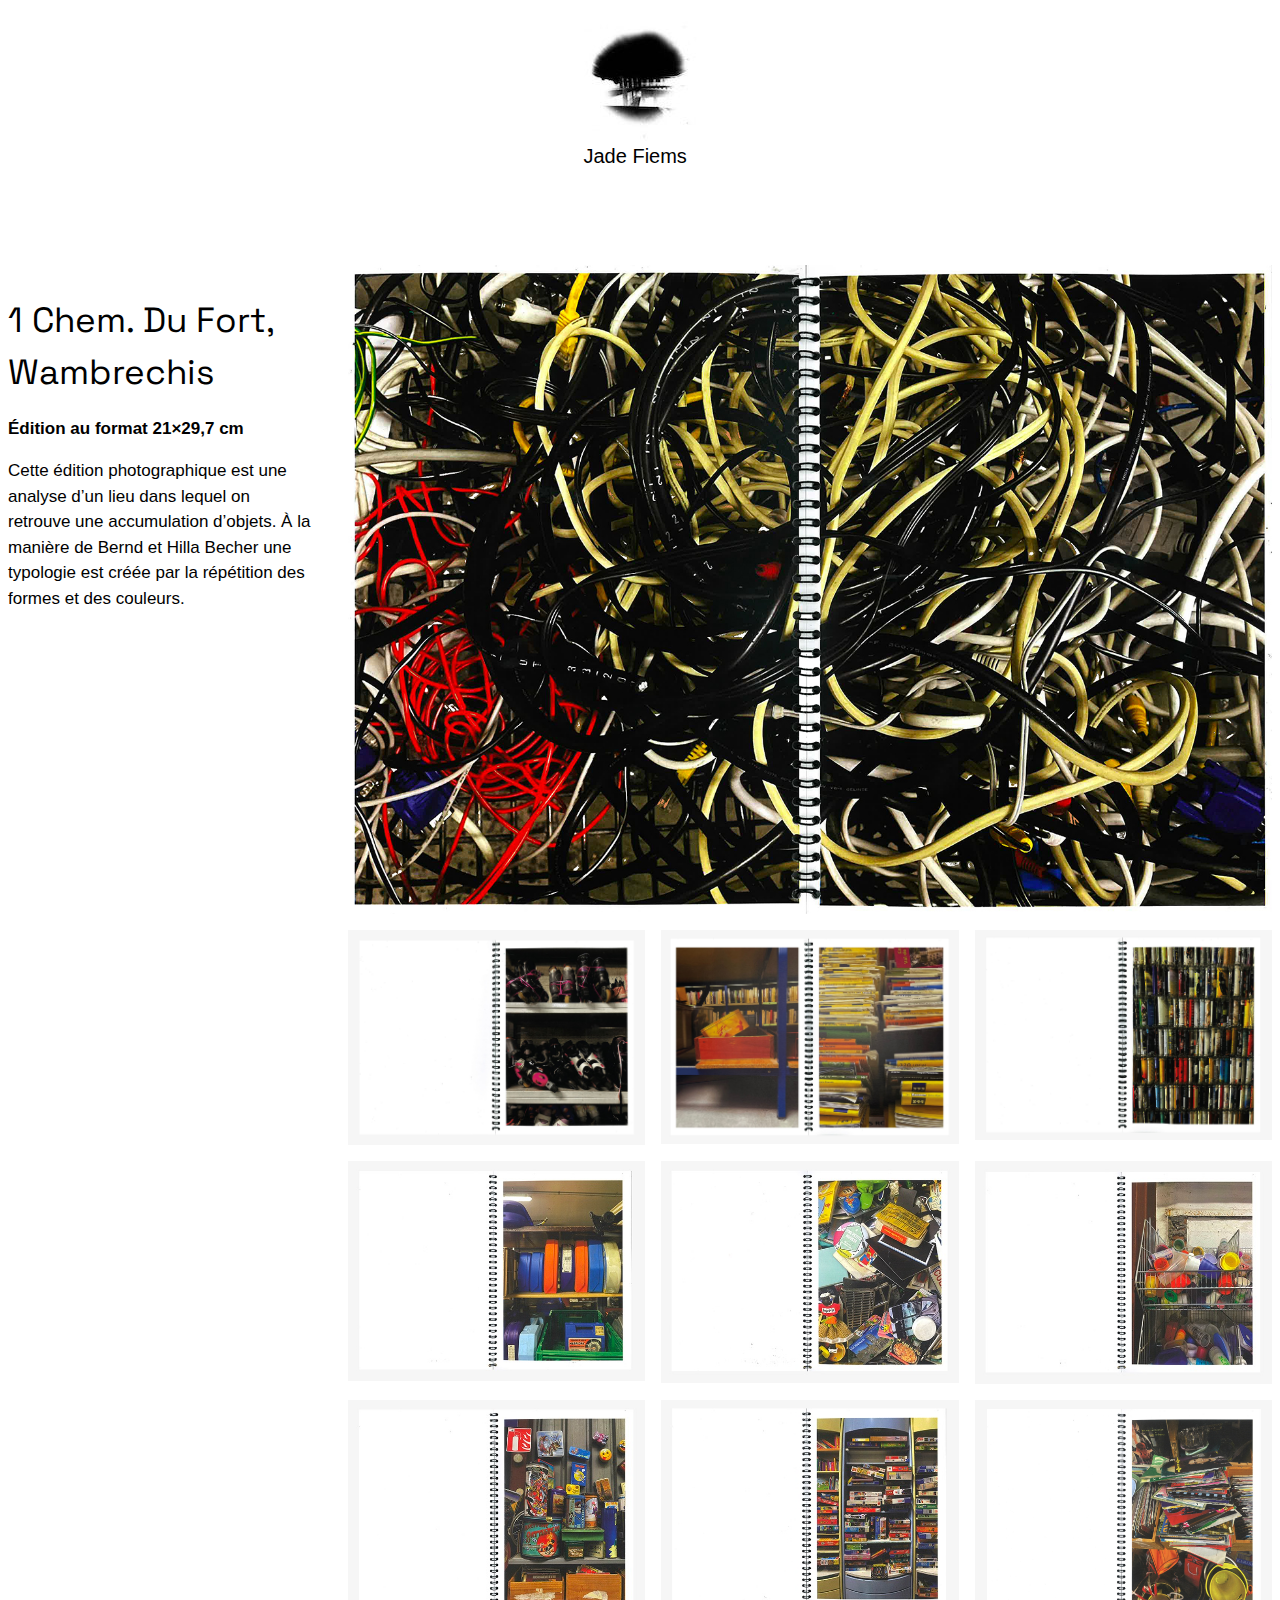
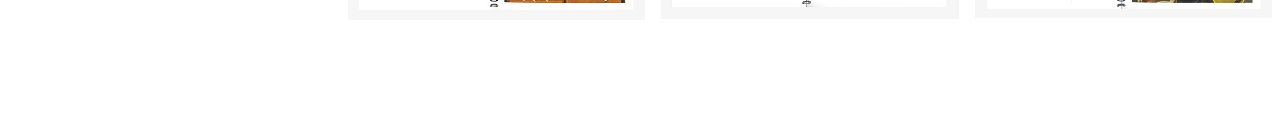
<file: emmaus.html>
<!DOCTYPE html>
<html lang="fr">

<head>
    <meta charset="UTF-8">
    <meta name="viewport" content="width=device-width, initial-scale=1.0">
    <title>1 Chem. Du Fort, Wambrechis</title>
    <link rel="stylesheet" href="style.css">
    <link rel="preconnect" href="https://fonts.googleapis.com">
<link rel="preconnect" href="https://fonts.gstatic.com" crossorigin>
<link href="https://fonts.googleapis.com/css2?family=Space+Grotesk&display=swap" rel="stylesheet">
</head>

<body class="title">
    <header class="header">
        <h1 class="title"> <a href="index.html"> <img src="LOGO.jpg" alt="ESAD au sténopé">Jade Fiems</a> </h1>
    </header>


        <article class="article">
            <div class="info">
                    <h2>1 Chem. Du Fort, Wambrechis</h2>
                    <h3> Édition au format 21×29,7 cm </h3>
                    <p>Cette édition photographique est une analyse d’un lieu dans lequel on retrouve une accumulation d’objets. À la manière de Bernd et Hilla Becher une typologie est créée par la répétition des formes et des couleurs. </p>
                </div>
                <div class="grid">
                    <img class="xl" src="1.jpg" alt="cables">
                    <img src="ef2.jpg" alt="rollers sur une étagère">
                    <img src="ef3.jpg" alt="boîte et cartes de voyage">
                    <img src="ef.jpg" alt="étagère à CD">
                    <img src="emmaus21.jpeg" alt="bidons">
                    <img src="emmaus22.jpeg" alt="accumulation d'aimants">
                    <img src="emmaus23.jpeg" alt="accumulation de boîtes">
                    <img src="emmaus2.jpeg" alt="étagère à gobelets">
                    <img src="emmaus24.jpeg" alt="étagère à jeux">
                    <img src="emmaus25.jpeg" alt="accumulation d'objets">
                </div>
        </article>

    
</body>
</html>
</file>
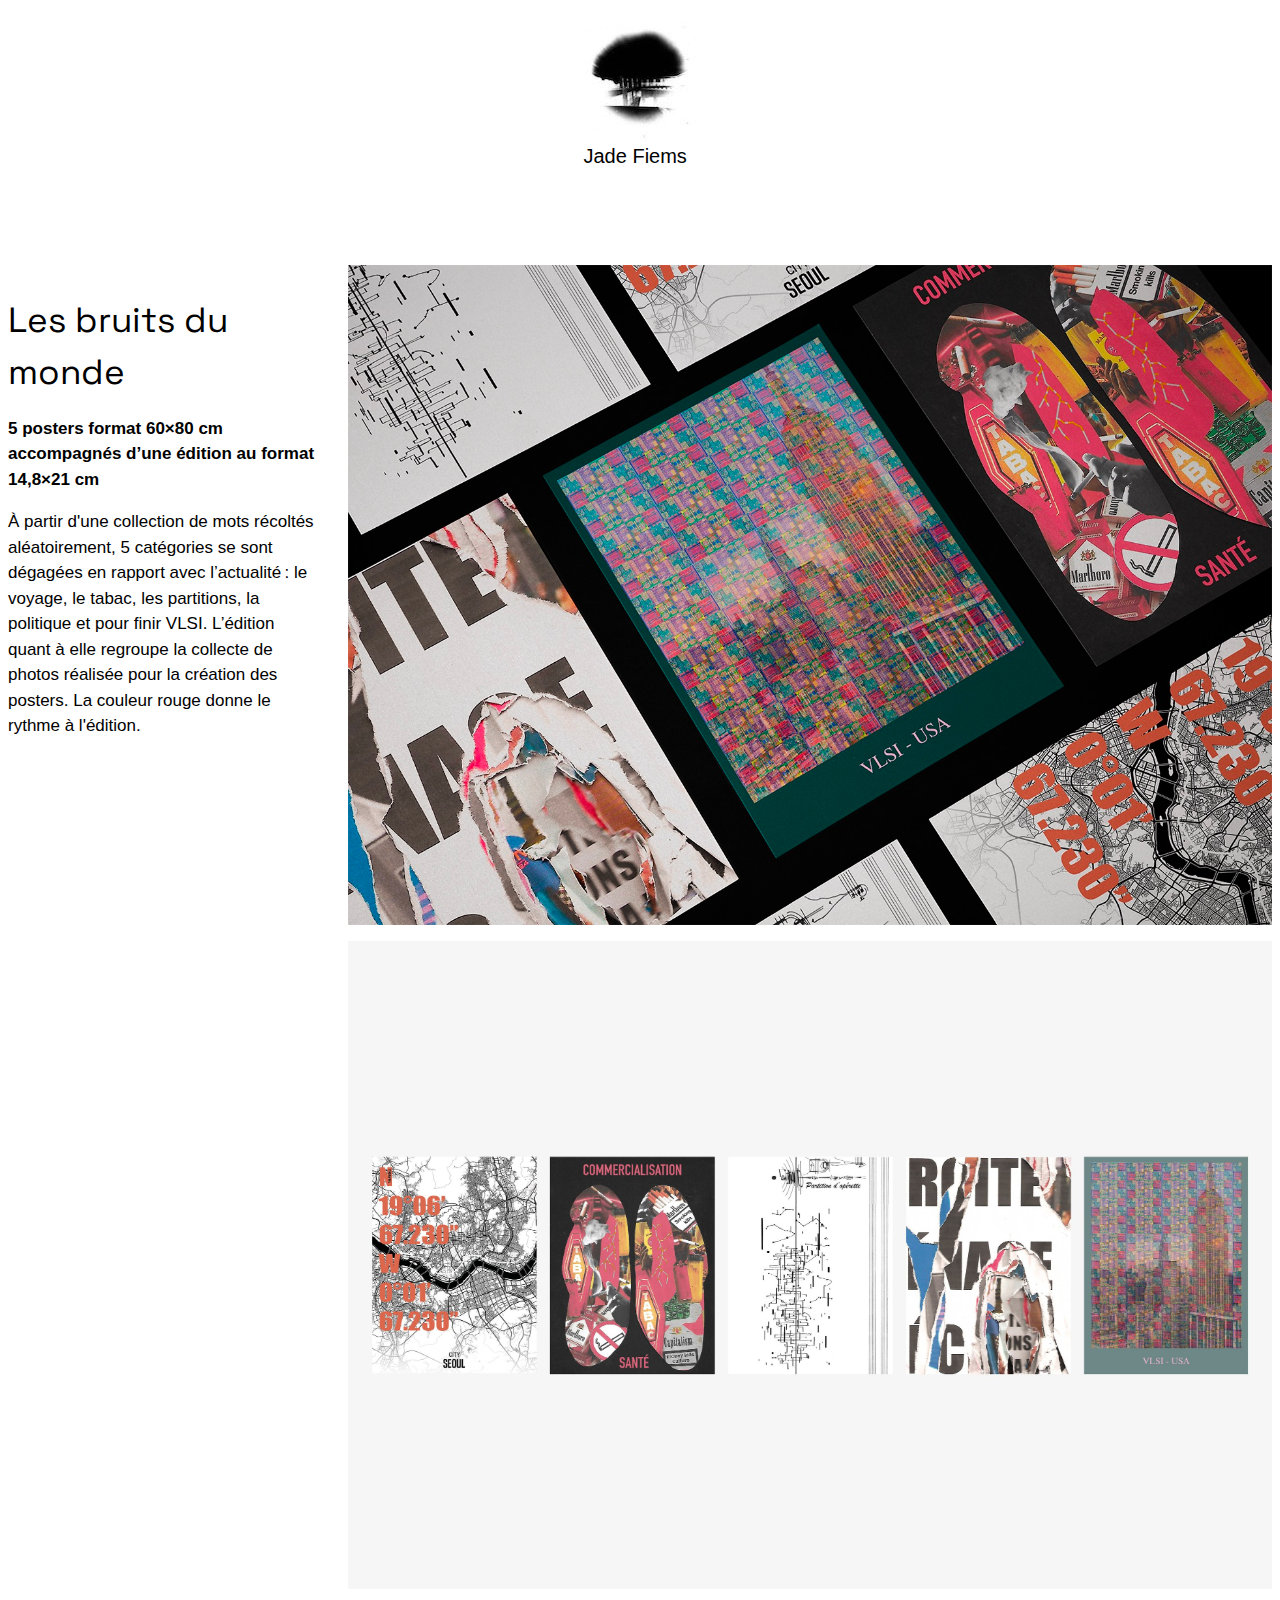
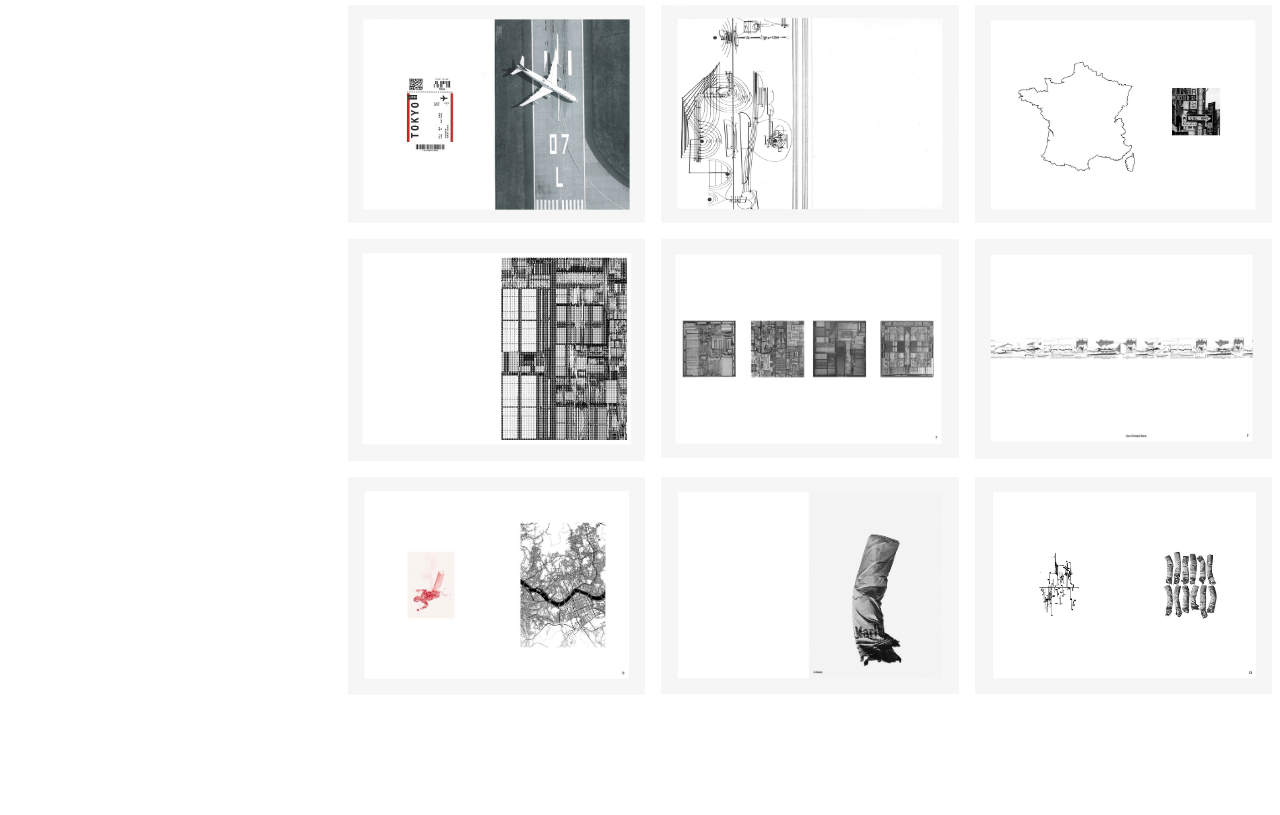
<file: Lesbruitsdumonde.html>
<!DOCTYPE html>
<html lang="fr">

<head>
    <meta charset="UTF-8">
    <meta name="viewport" content="width=device-width, initial-scale=1.0">
    <title>Les bruits du monde</title>
    <link rel="stylesheet" href="style.css">
    <link rel="preconnect" href="https://fonts.googleapis.com">
<link rel="preconnect" href="https://fonts.gstatic.com" crossorigin>
<link href="https://fonts.googleapis.com/css2?family=Space+Grotesk&display=swap" rel="stylesheet">
</head>

<body class="title">
    <header class="header">
        <h1 class="title"> <a href="index.html"> <img src="LOGO.jpg" alt="logo">Jade Fiems</a> </h1>
    </header>

    <article class="article">
        <div class="info">
                <h2>Les bruits du monde</h2>
                <h3>5 posters format 60×80 cm accompagnés d’une édition au format 14,8×21 cm</h3>
                <p>À partir d'une collection de mots récoltés aléatoirement, 5 catégories se sont dégagées en rapport avec l’actualité : le voyage, le tabac, les partitions, la politique et pour finir VLSI. L’édition quant à elle regroupe la collecte de photos réalisée pour la création des posters. La couleur rouge donne le rythme à l'édition. </p>
            </div>
            <div class="grid">
                <img class="xl" src="poster.jpeg" alt="5 posters voyage, taba, partitions, politique, VLSI">
                <img class="xl" src="p.jpg" alt="5 posters voyage, taba, partitions, politique, VLSI">
                <img src="b.jpg" alt="un avion et un ticket d'avion">
                <img src="b2.jpg" alt="partition musicale graphique">
                <img src="b3.jpg" alt="carte de la France et panneaux d'indications">
                <img src="mu1.jpeg" alt="VLSI">
                <img src="mu2.jpeg" alt="VLSI">
                <img src="mu3.jpeg" alt="partition musicale graphique">
                <img src="mu4.jpeg" alt="cigarette et plan de routes">
                <img src="mu5.jpeg" alt="cigarette">
                <img src="mu6.jpeg" alt="partition musicale graphique et cigarettes">
            </div>
    </article>
</body>
</html>
</file>
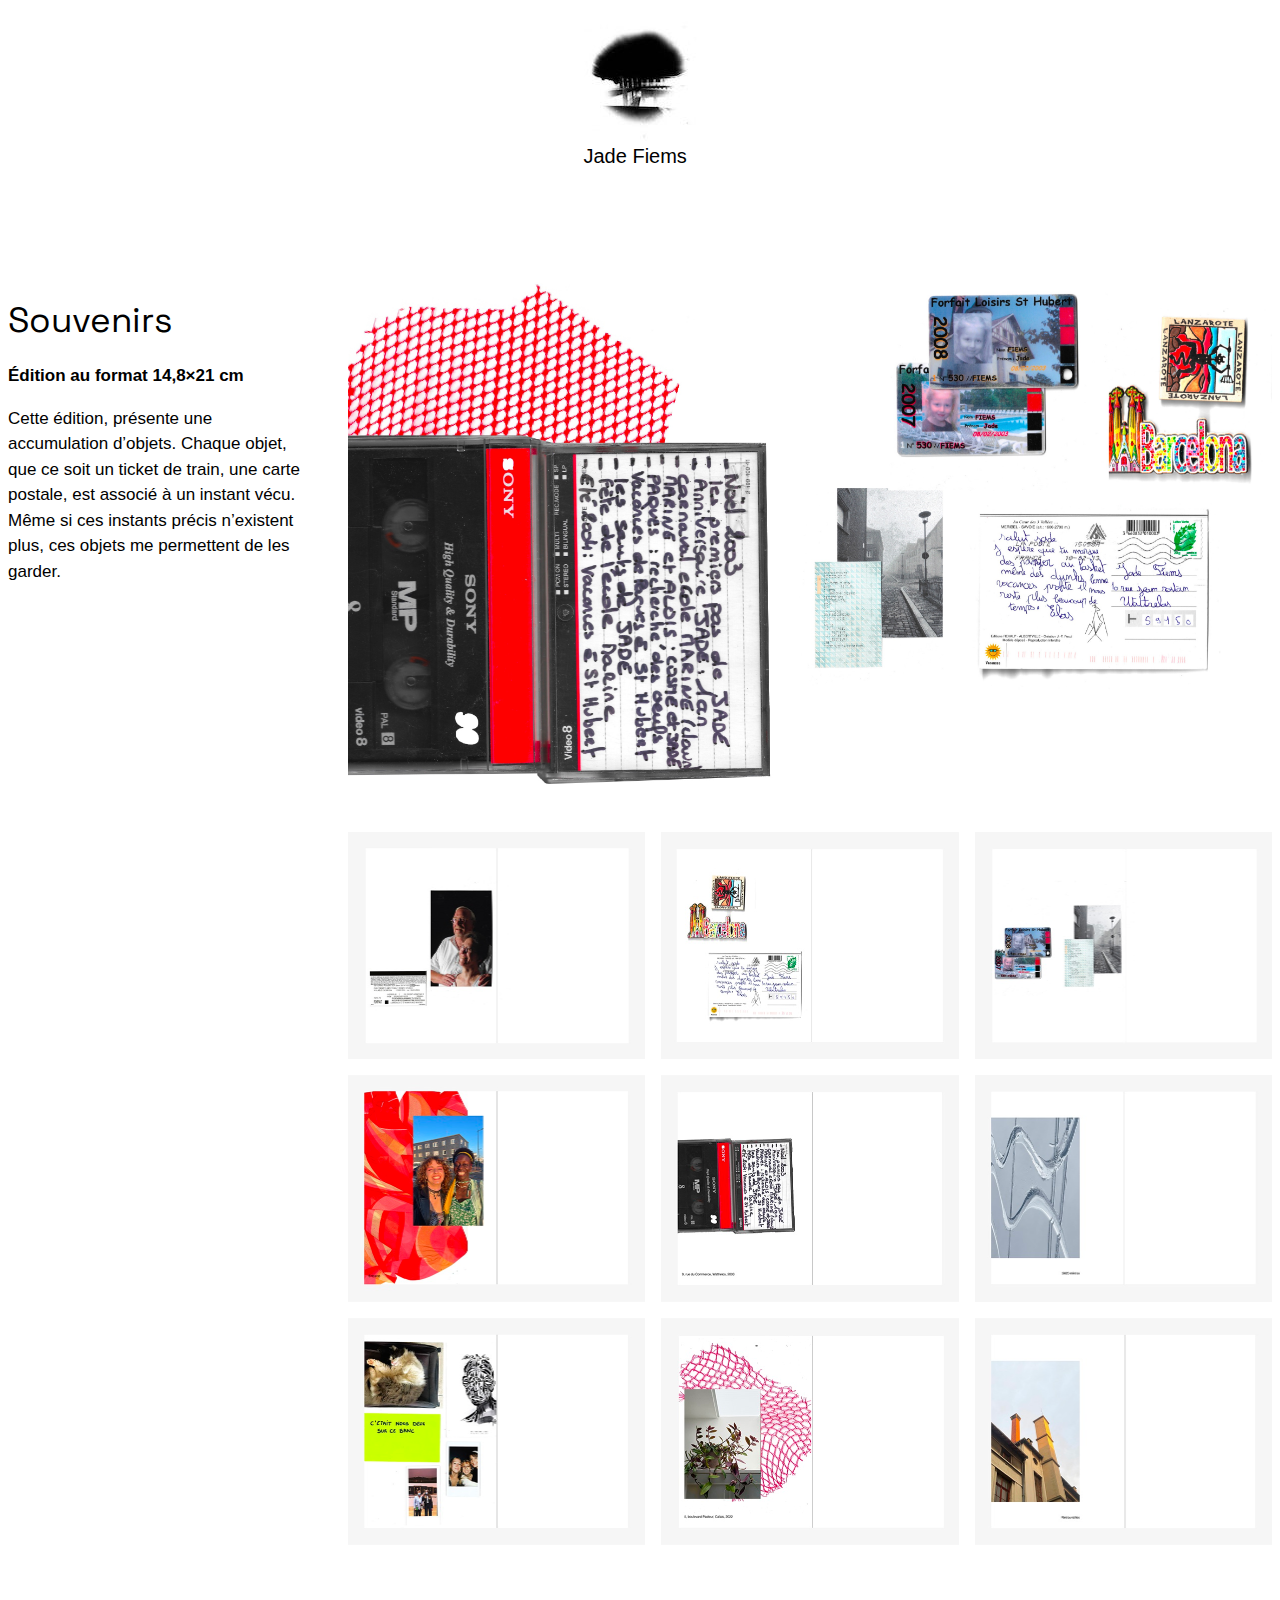
<file: Souvenirs.html>
<!DOCTYPE html>
<html lang="fr">

<head>
    <meta charset="UTF-8">
    <meta name="viewport" content="width=device-width, initial-scale=1.0">
    <title>Souvenirs</title>
    <link rel="stylesheet" href="style.css">
    <link rel="preconnect" href="https://fonts.googleapis.com">
<link rel="preconnect" href="https://fonts.gstatic.com" crossorigin>
<link href="https://fonts.googleapis.com/css2?family=Space+Grotesk&display=swap" rel="stylesheet">
</head>

<body class="title">
    <header class="header">
        <h1 class="title"> <a href="index.html"> <img src="LOGO.jpg" alt="ESAD au sténopé">Jade Fiems</a> </h1>
    </header>

    <article class="article">
        <div class="info">
                <h2>Souvenirs</h2>
                <h3> Édition au format 14,8×21 cm </h3>
                <p>Cette édition, présente une accumulation d’objets. Chaque objet, que ce soit un ticket de train, une carte postale, est associé à un instant vécu. Même si ces instants précis n’existent plus, ces objets me permettent de les garder. </p> 
            </div>
            <div class="grid">
                <img class="xl" src="10dp.jpeg" alt="composition d'objets scannés">
                <img src="10dp9.jpeg" alt="grands-parents et ticket Disney">
                <img src="10dp7.jpeg" alt="aimants frigo et carte postale">
                <img src="10dp8.jpeg" alt="2 cartes, ticket de train, photo d'Amiens">
                <img src="10dp1.jpeg" alt="foulard avec photo de deux filles">
                <img src="10dp2.jpeg" alt="casette Vhs">
                <img src="10dp3.jpeg" alt="photo de neige">
                <img src="10dp4.jpeg" alt="composition de photos">
                <img src="10dp5.jpeg" alt="photo d'une plante avec filet">
                <img src="10dp6.jpeg" alt="photo d'un bâtiment">
                
            </div>
    </article>
</body>
</html>
</file>
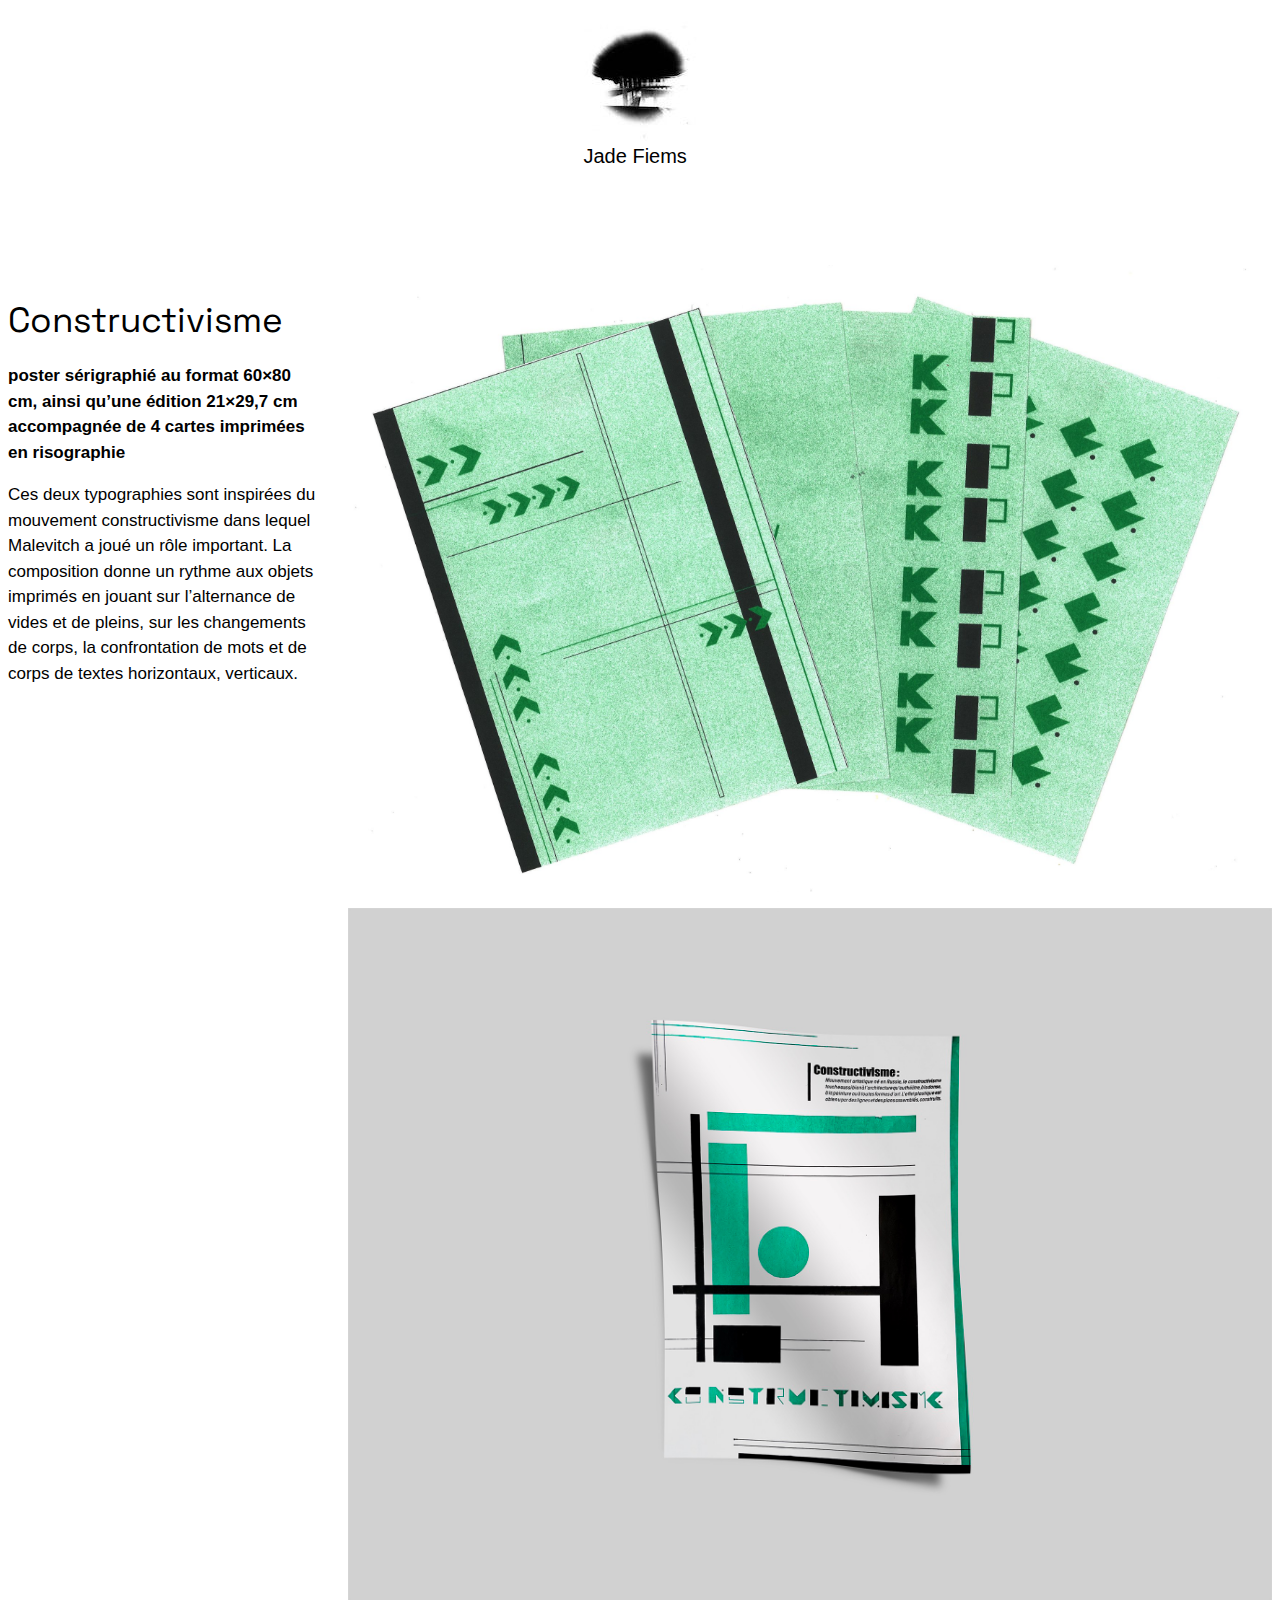
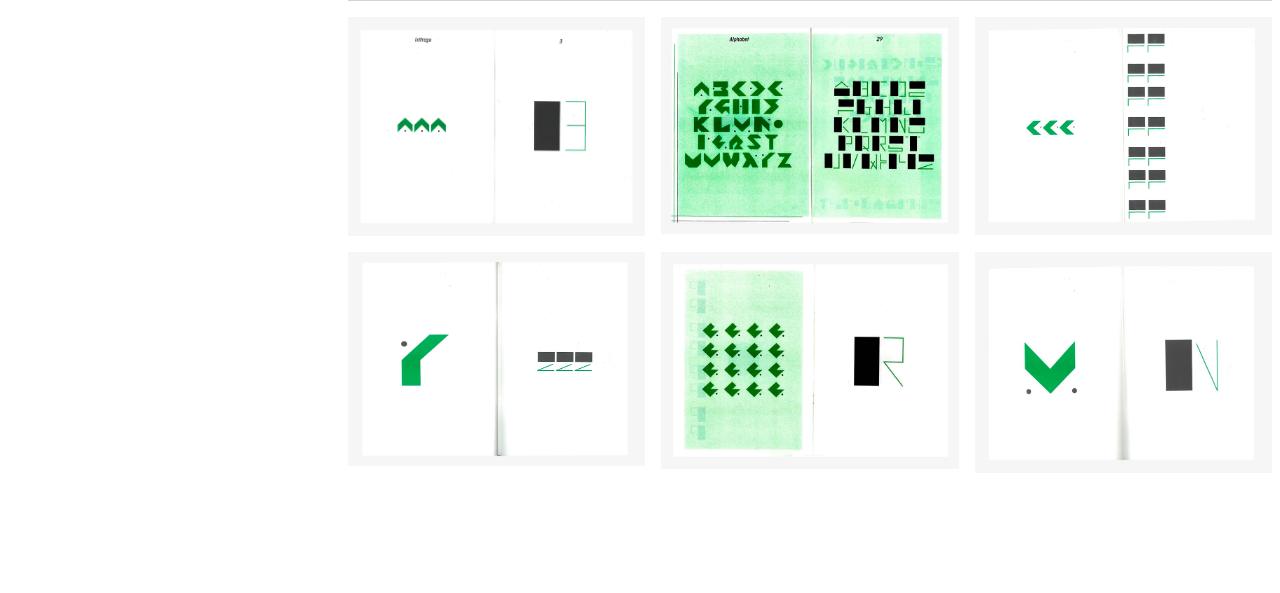
<file: typo.html>
<!DOCTYPE html>
<html lang="fr">

<head>
    <meta charset="UTF-8">
    <meta name="viewport" content="width=device-width, initial-scale=1.0">
    <title>Constructivisme</title>
    <link rel="stylesheet" href="style.css">
    <link rel="preconnect" href="https://fonts.googleapis.com">
<link rel="preconnect" href="https://fonts.gstatic.com" crossorigin>
<link href="https://fonts.googleapis.com/css2?family=Space+Grotesk&display=swap" rel="stylesheet">
</head>

<body class="title">
    <header class="header">
        <h1 class="title"> <a href="index.html"> <img src="LOGO.jpg" alt="ESAD au sténopé">Jade Fiems</a> </h1>
    </header>

    <article class="article">
        <div class="info">
                <h2>Constructivisme</h2>
                <h3> poster sérigraphié au format 60×80 cm, ainsi qu’une édition 21×29,7 cm accompagnée de 4 cartes imprimées en risographie</h3>
                <p> Ces deux typographies sont inspirées du mouvement constructivisme dans lequel Malevitch a joué un rôle important. La composition donne un rythme aux objets imprimés en jouant sur l’alternance de vides et de pleins, sur les changements de corps, la confrontation de mots et de corps de textes horizontaux, verticaux. </p>
            </div>
            <div class="grid">
                <img class="xl" src="T1.jpg" alt="4 cartes typographiques imprimées en risographie">
                <img class="xl" src="mockseri.jpeg" alt="poster sur le constructivisme imprimé en sérigraphie">
                <img src="TYPO.jpg" alt="édition typographique en risographie">
                <img src="R11.jpg" alt="édition typographique en risographie">
                <img src="typoo2.jpeg" alt="édition typographique en risographie">
                <img src="typoo3.jpeg" alt="édition typographique en risographie">
                <img src="RI2.jpg" alt="édition typographique en risographie">
                <img src="typoo10.jpeg" alt="édition typographique en risographie">
                
            </div>
    </article>
</body>
</html>
</file>
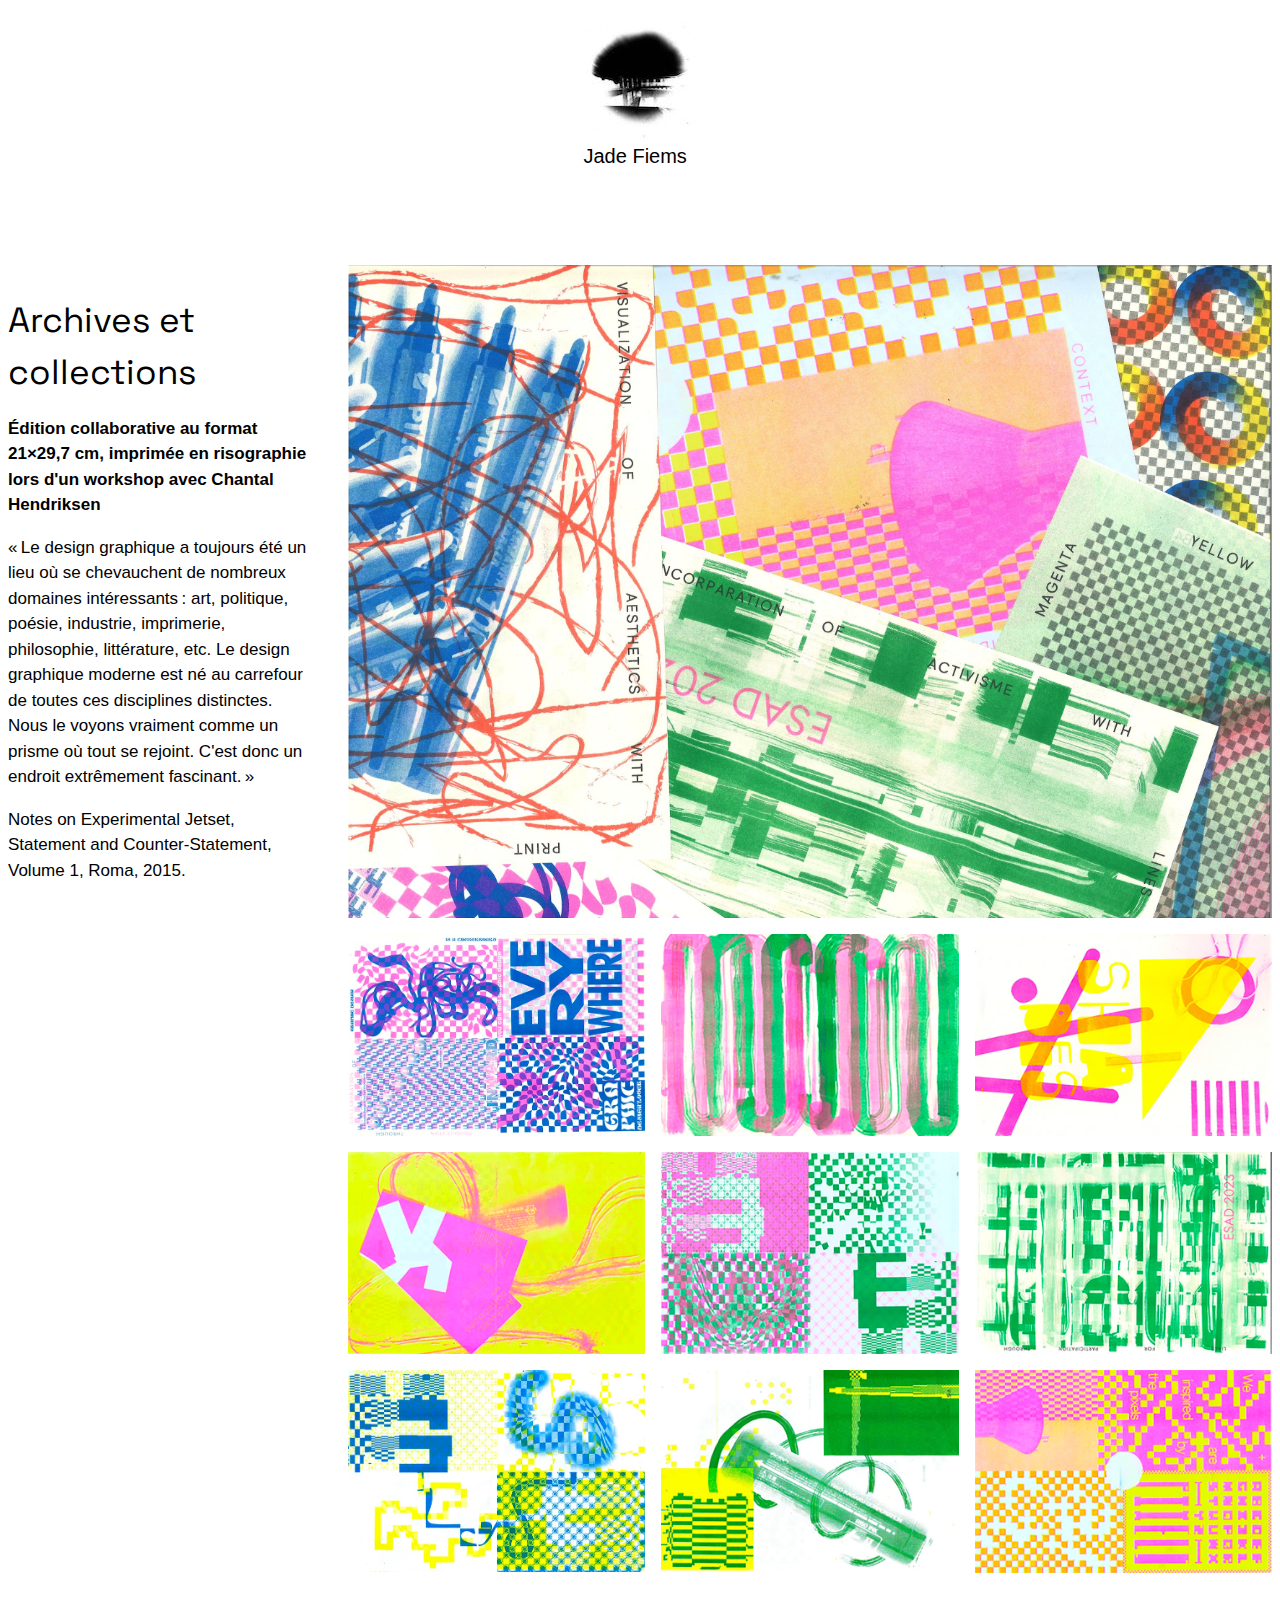
<file: workshop.html>
<!DOCTYPE html>
<html lang="fr">

<head>
    <meta charset="UTF-8">
    <meta name="viewport" content="width=device-width, initial-scale=1.0">
    <title>Archives et collections</title>
    <link rel="stylesheet" href="style.css">
    <link rel="preconnect" href="https://fonts.googleapis.com">
<link rel="preconnect" href="https://fonts.gstatic.com" crossorigin>
<link href="https://fonts.googleapis.com/css2?family=Space+Grotesk&display=swap" rel="stylesheet">
</head>

<body class="title">
    <header class="header">
        <h1 class="title"> <a href="index.html"> <img src="LOGO.jpg" alt="ESAD au sténopé">Jade Fiems</a> </h1>
    </header>

    <article class="article">
        <div class="info">
                <h2>Archives et collections</h2>
                <h3> Édition collaborative au format 21×29,7 cm, imprimée en risographie lors d'un workshop avec Chantal Hendriksen</h3>
                <p>« Le design graphique a toujours été un lieu où se chevauchent de nombreux domaines intéressants : art, politique, poésie, industrie, imprimerie, philosophie, littérature, etc. Le design graphique moderne est né au carrefour de toutes ces disciplines distinctes. Nous le voyons vraiment comme un prisme où tout se rejoint. C'est donc un endroit extrêmement fascinant. »</p>  
                <p>Notes on Experimental Jetset, Statement and Counter-Statement, Volume 1, Roma, 2015.</p> 

            </div>
            <div class="grid">
                <img class="xl" src="W1.jpg" alt="scann compositions graphiques en risographie">
                <img src="w12.jpeg" alt="une composition graphique en risographie">
                <img src="W3.jpeg" alt="une composition graphique en risographie">
                <img src="SCAN.jpg" alt="une composition graphique en risographie">
                <img src="w5.jpeg" alt="une composition graphique en risographie">
                <img src="w6.jpeg" alt="une composition graphique en risographie">
                <img src="w11.jpeg" alt="une composition graphique en risographie">
                <img src="w7.jpeg" alt="une composition graphique en risographie">
                <img src="SCANN2.jpg" alt="une composition graphique en risographie">
                <img src="w9.jpeg" alt="une composition graphique en risographie">
                
                
            </div>
    </article>
</body>
</html>
</file>
<file: style.css>
body{
    font-family: Arial, Helvetica, sans-serif;
    line-height: 1.5;
    margin-bottom: 120px;
}

.header{
    display: grid;
    grid-template-columns: 1fr auto;
    /* justify-content: space-between; */
    align-items: baseline;
    justify-items: center;
    padding-bottom: 80px;
}


h1{
    font-weight: 400;
    font-size: 20px;
}

h2{
    font-family: 'Space Grotesk', sans-serif;
    font-weight: 400;
    font-size: 35px;
    margin-bottom: 0.1em; 
}

h3{
    font-size: 17px;
}

p{
    font-size: 17px;
}


img{
    display: block;
    max-width: 100%;
}

video{
    display: block;
    max-width: 100%;
}


nav{
    display: grid;
    gap: 16px;
    justify-items: start;
}

nav a{
    display: inline-block;
    background: rgb(216, 215, 215);
    color:white;
    padding: 5px 10px;
    border-radius: 20px;
}


.title a{
    color: black;
    text-decoration: none;
    display: block;
}

.grid{
    display: grid;
    grid-template-columns: 1fr 1fr 1fr;
    /* justify-items: start; */
    gap: 16px;
}

.xl{
    grid-column: 1/-1;
}

.article{
    display: grid;
    grid-template-columns: 1fr 3fr;
    gap:32px;
}

.cv{ font-family: 'Space Grotesk', sans-serif;
    font-weight: 400;
    font-size: 35px;
    margin-top: 100px;

}

.grid2{
    display: grid;
    grid-template-columns: 1fr 1fr 1fr;
    align-items: center;
    /* justify-items: start; */
    gap: 100px;
}

.flèche{
    grid-column: 1/1;
}
</file>
